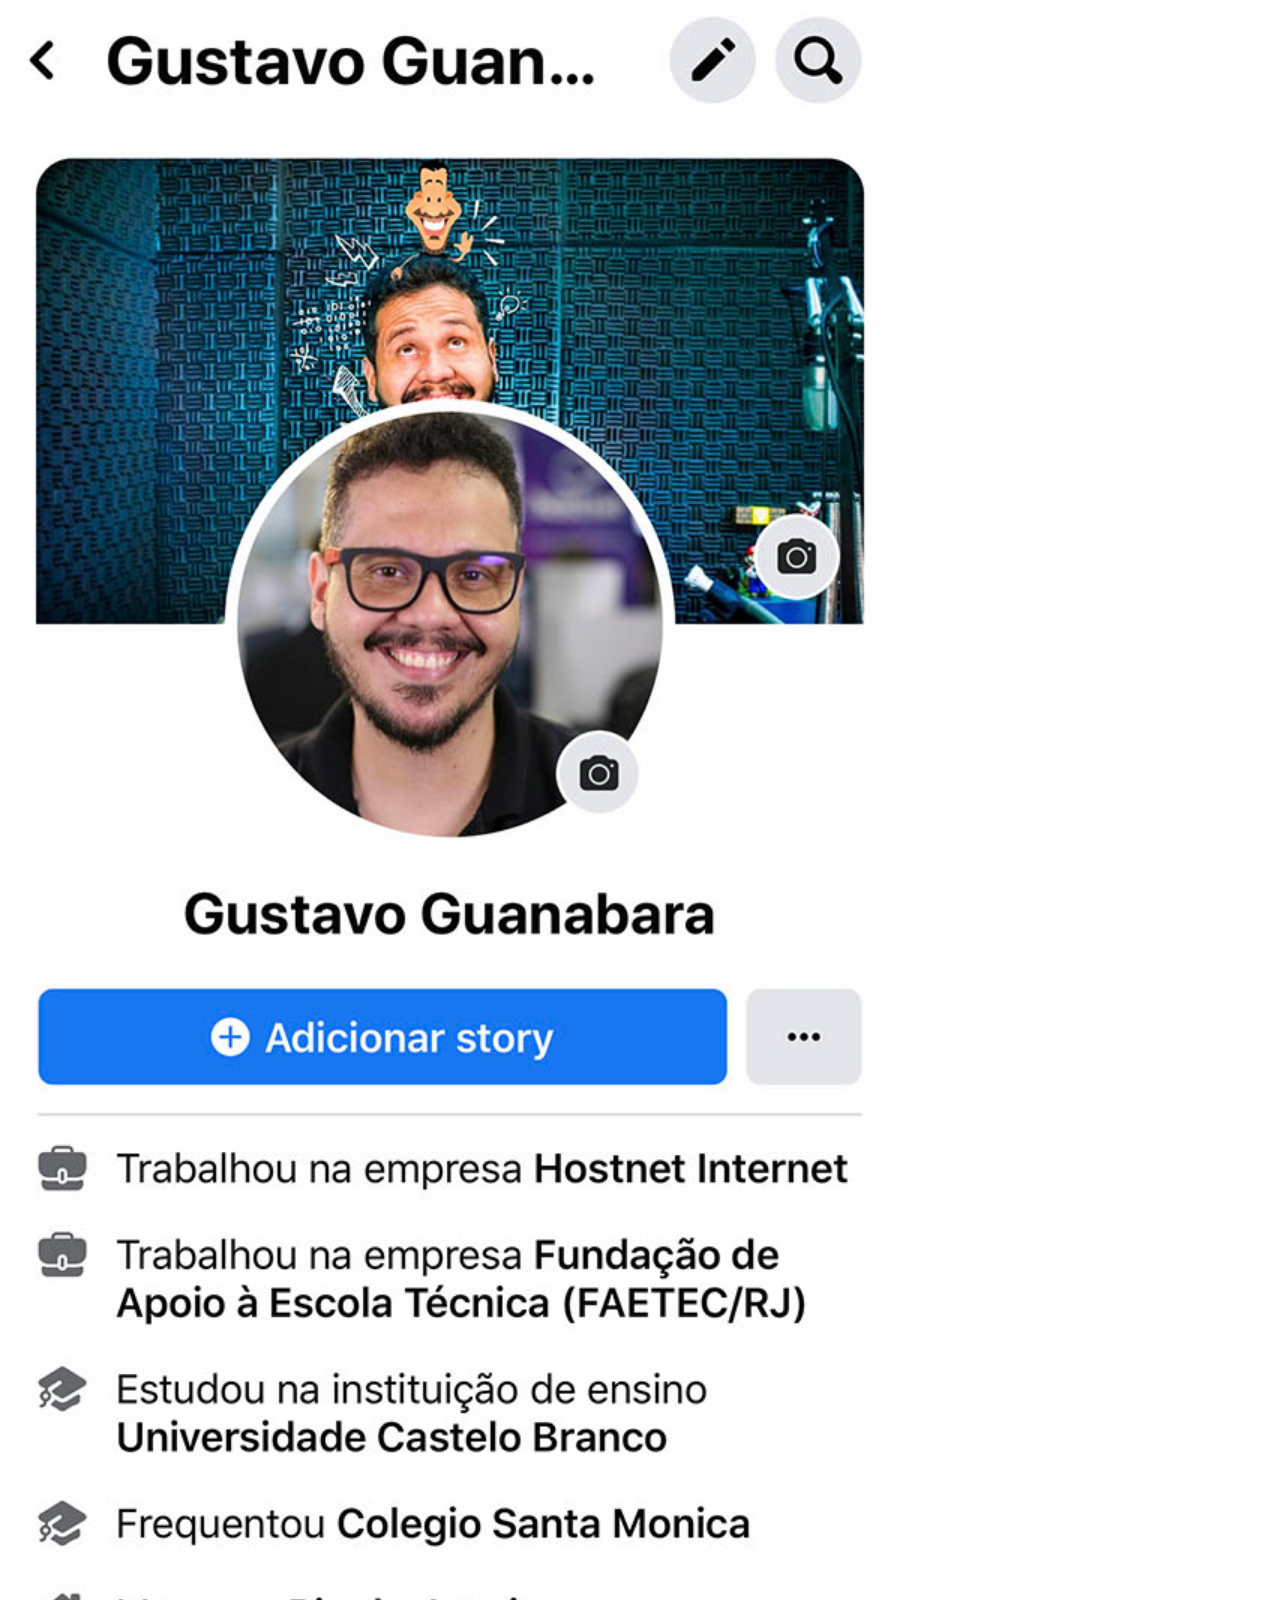
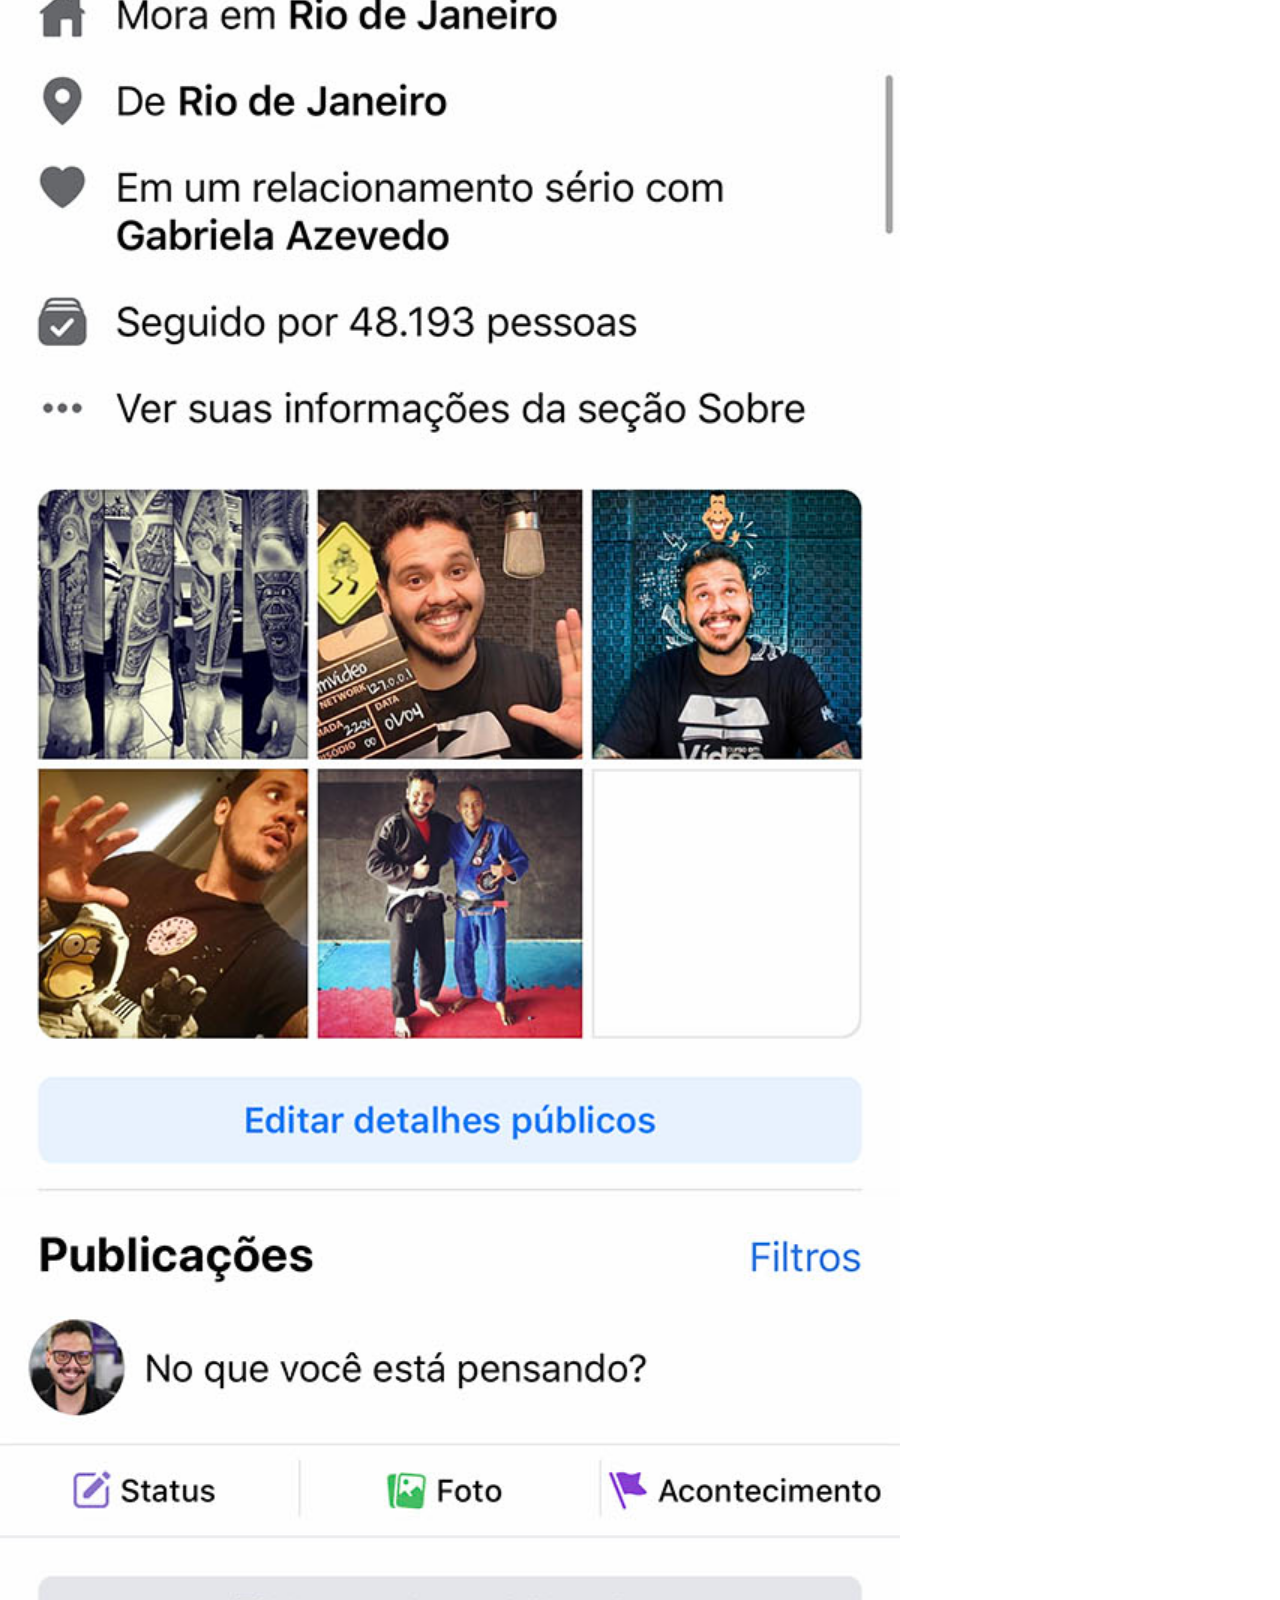
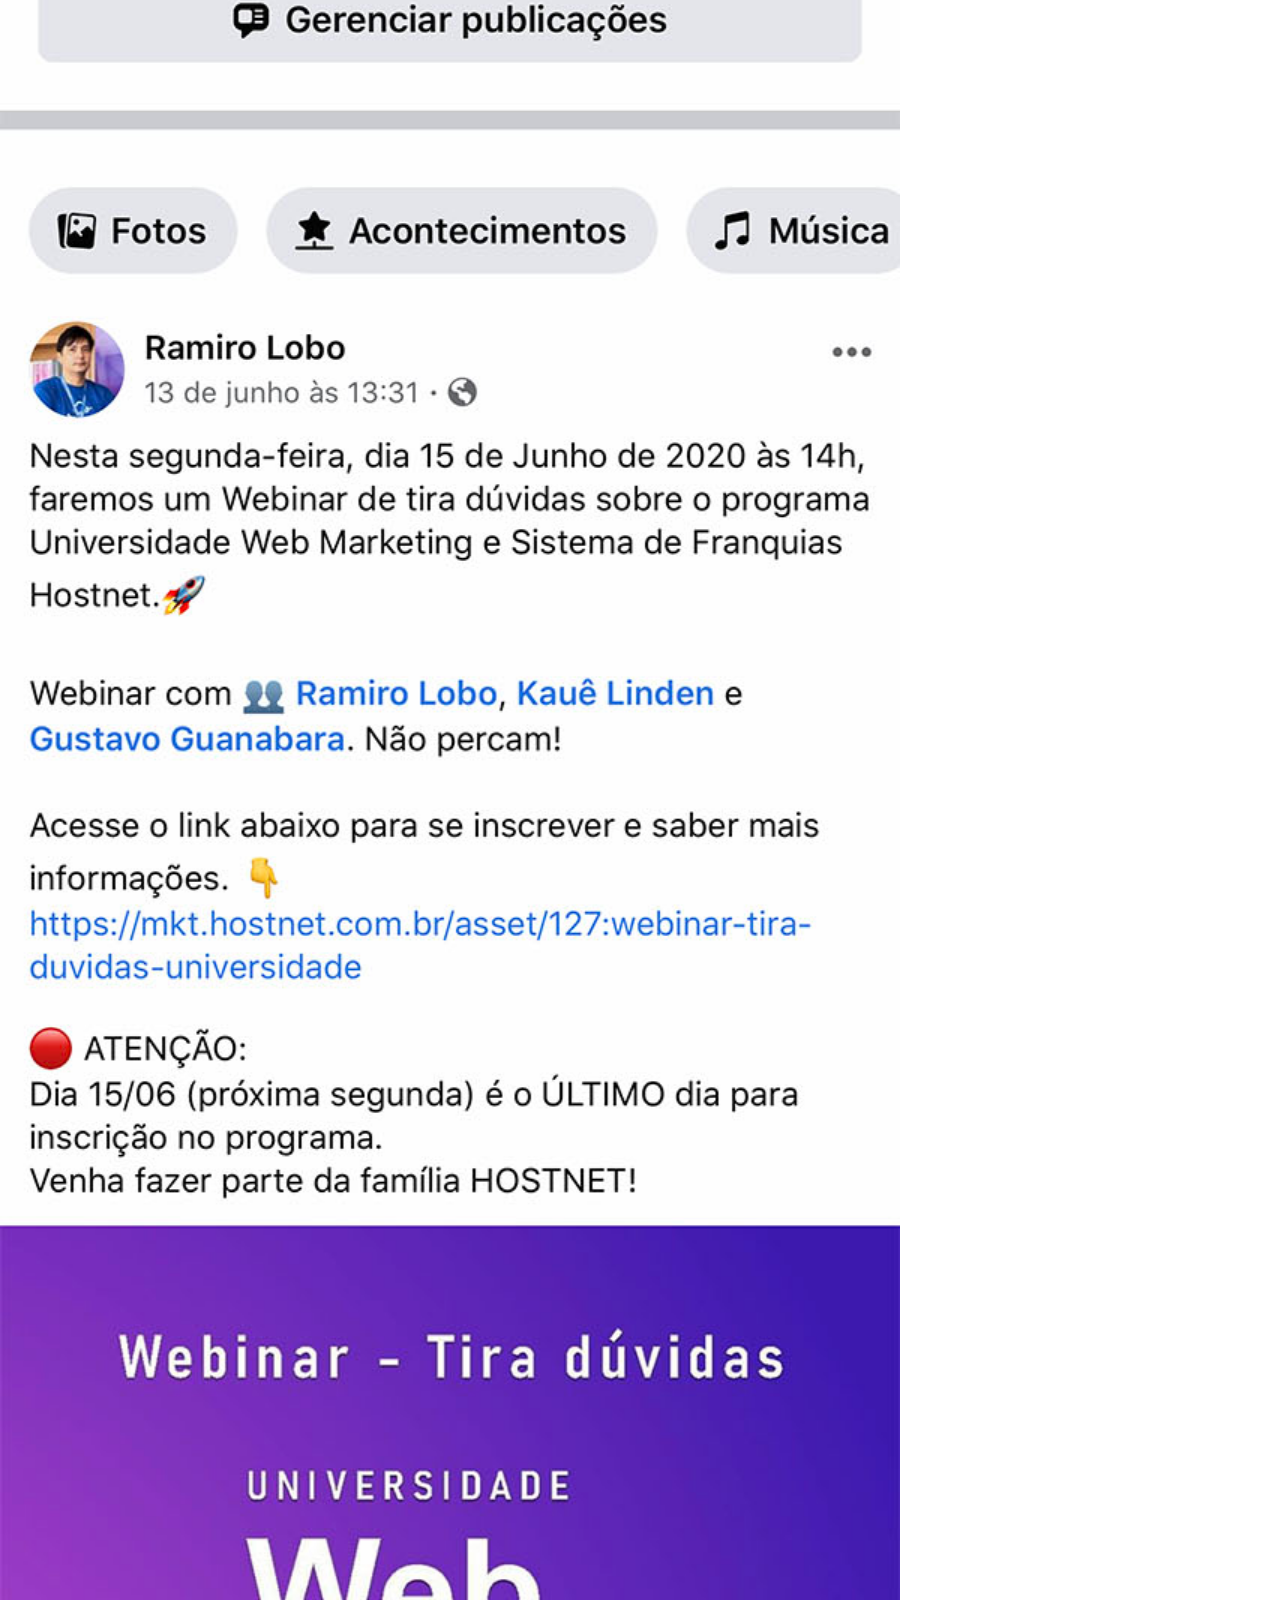
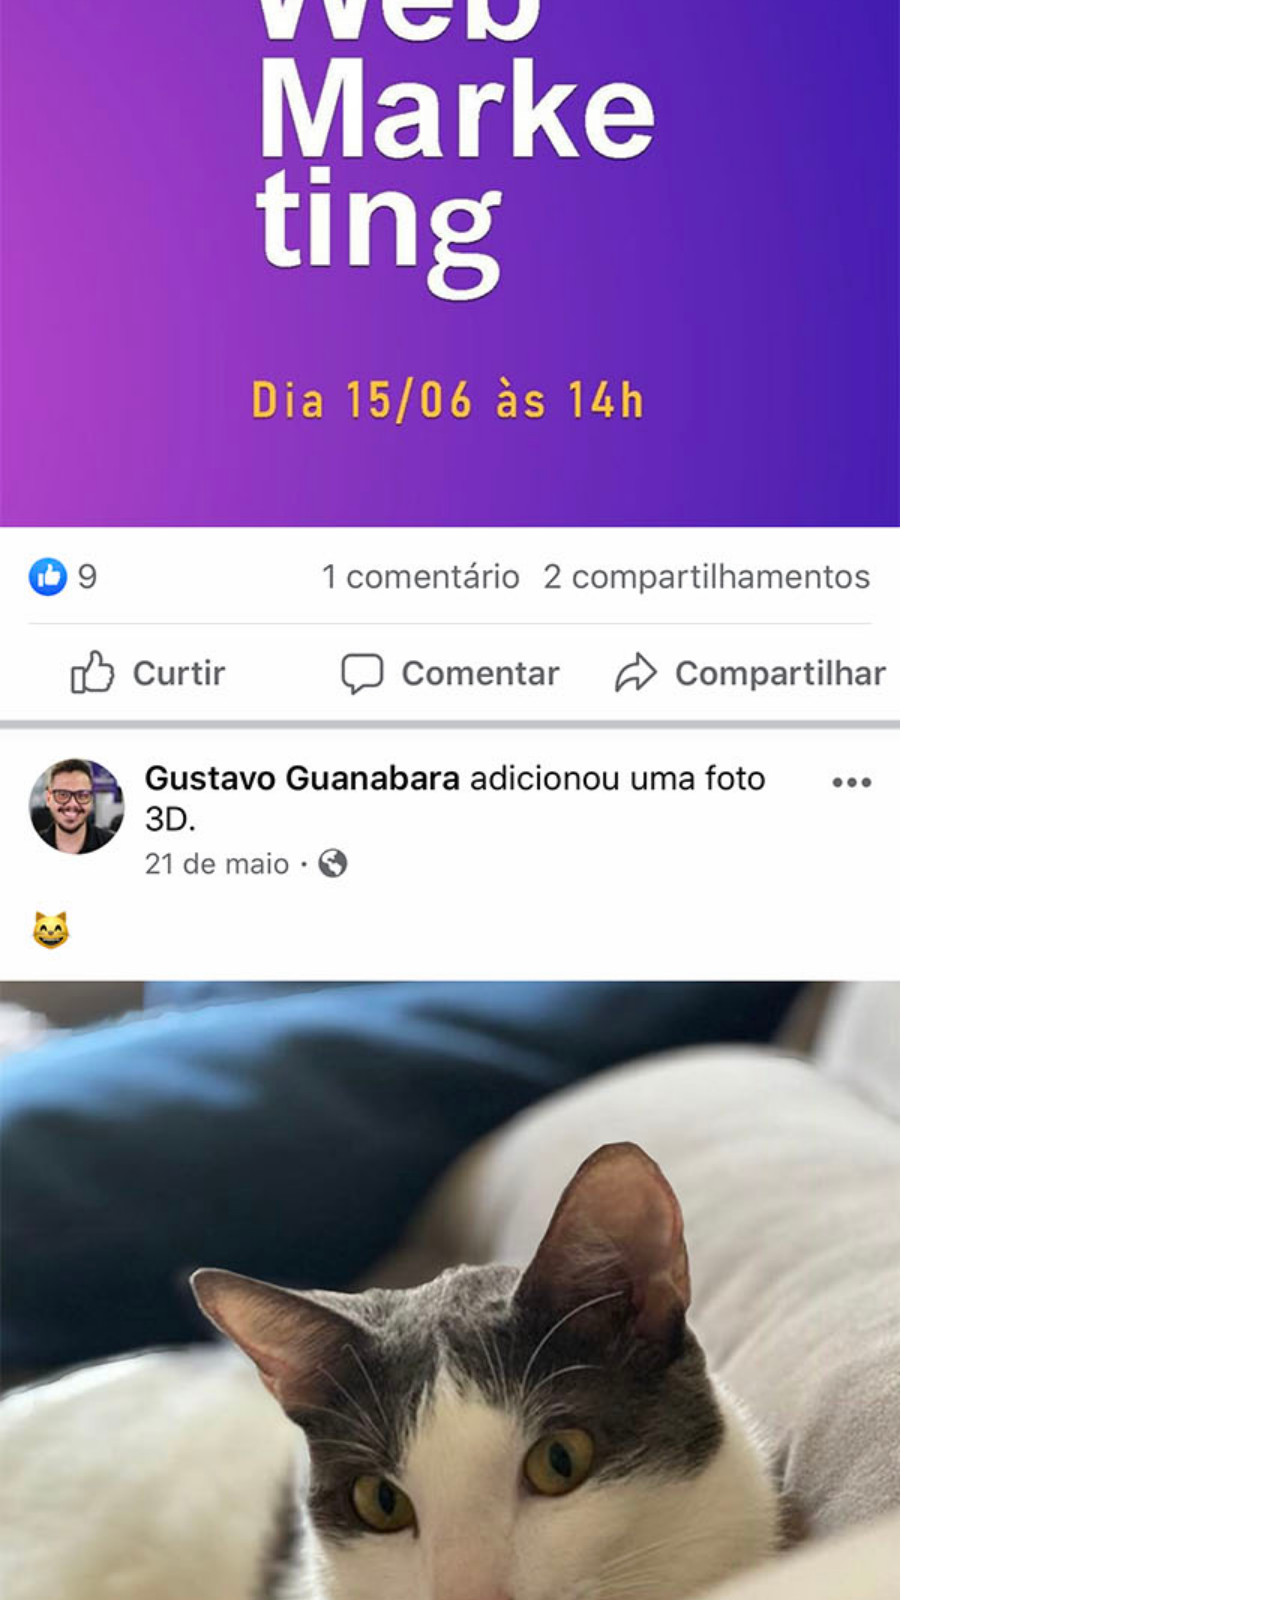
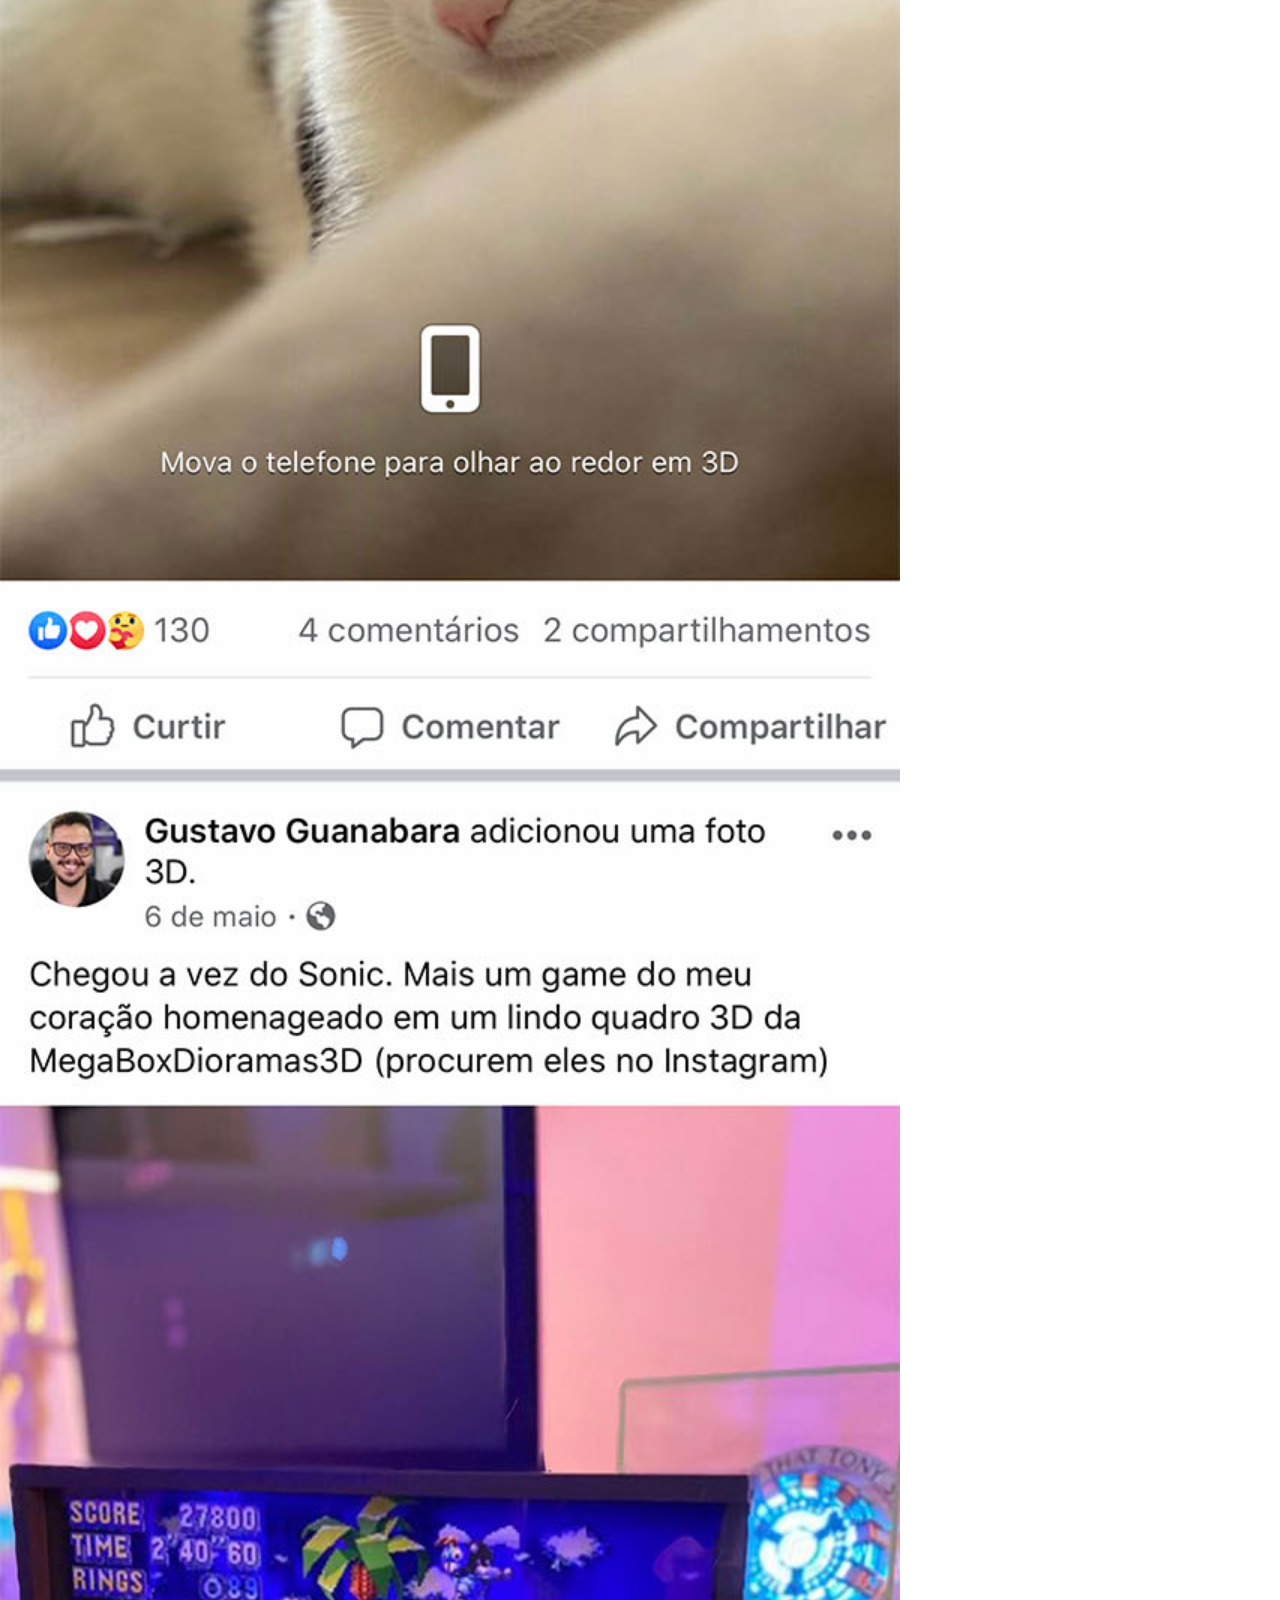
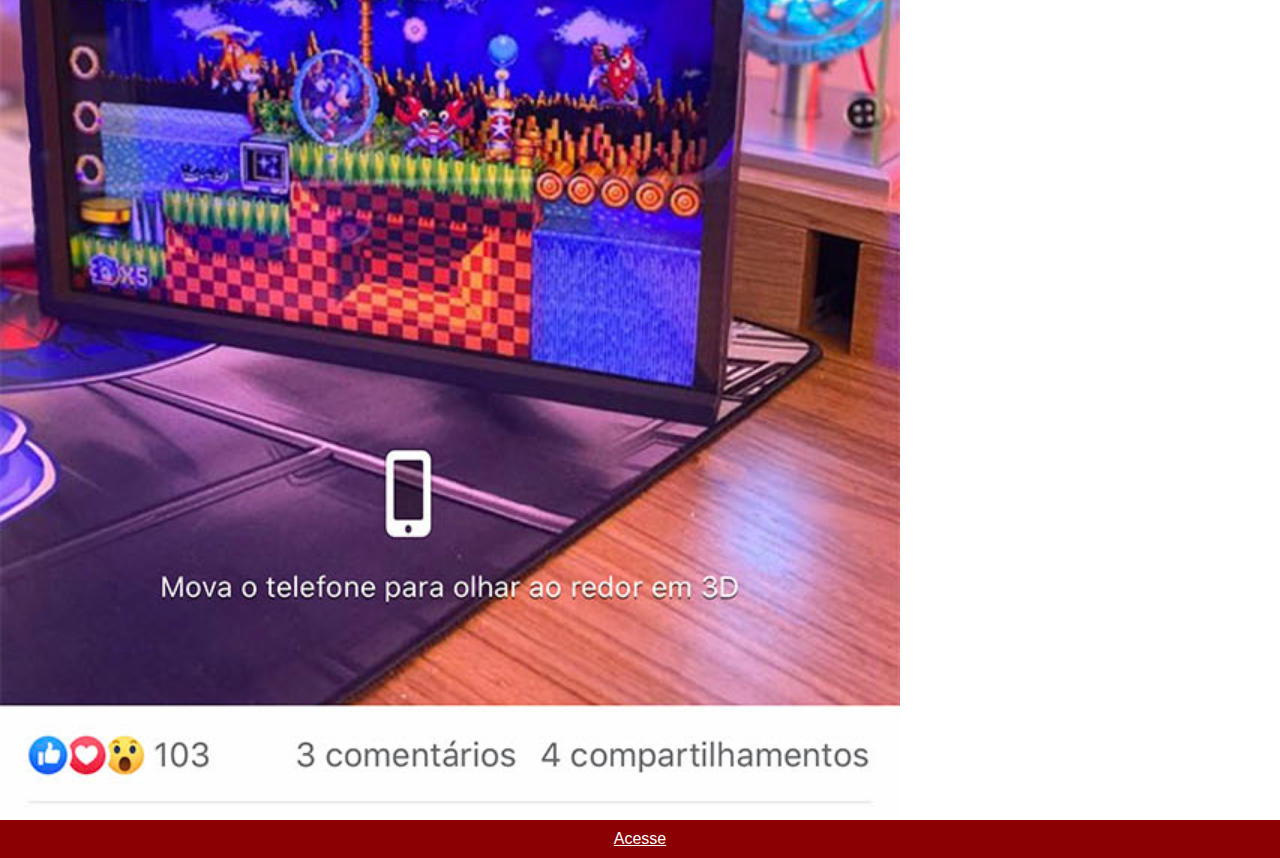
<file: facebook.html>
<!DOCTYPE html>
<html lang="pt-br">
<head>
    <meta charset="UTF-8">
    <meta name="viewport" content="width=device-width, initial-scale=1.0">
    <title>facebook</title>
</head>
<style>
    * {
            margin: 0;
            padding: 0;
            font-family: Arial, Helvetica, sans-serif;
        }

        ::-webkit-scrollbar { /*esconde a barra de rolagem*/
            width: 0px;
            height: 0px;
        }

        img {
            width: 100vh;
            height: auto;


        }

        a {
            display: block;
            background-color: darkred;
            font-weight: border;
            padding: 10px;
            color: white;
            text-align: center;
        }
</style>
<body>
    <img src="imagens/tela-facebook.jpg" alt="youtube">
    <a href="https://www.facebook.com" target="_blank">Acesse</a>
</body>
</html>
</file>
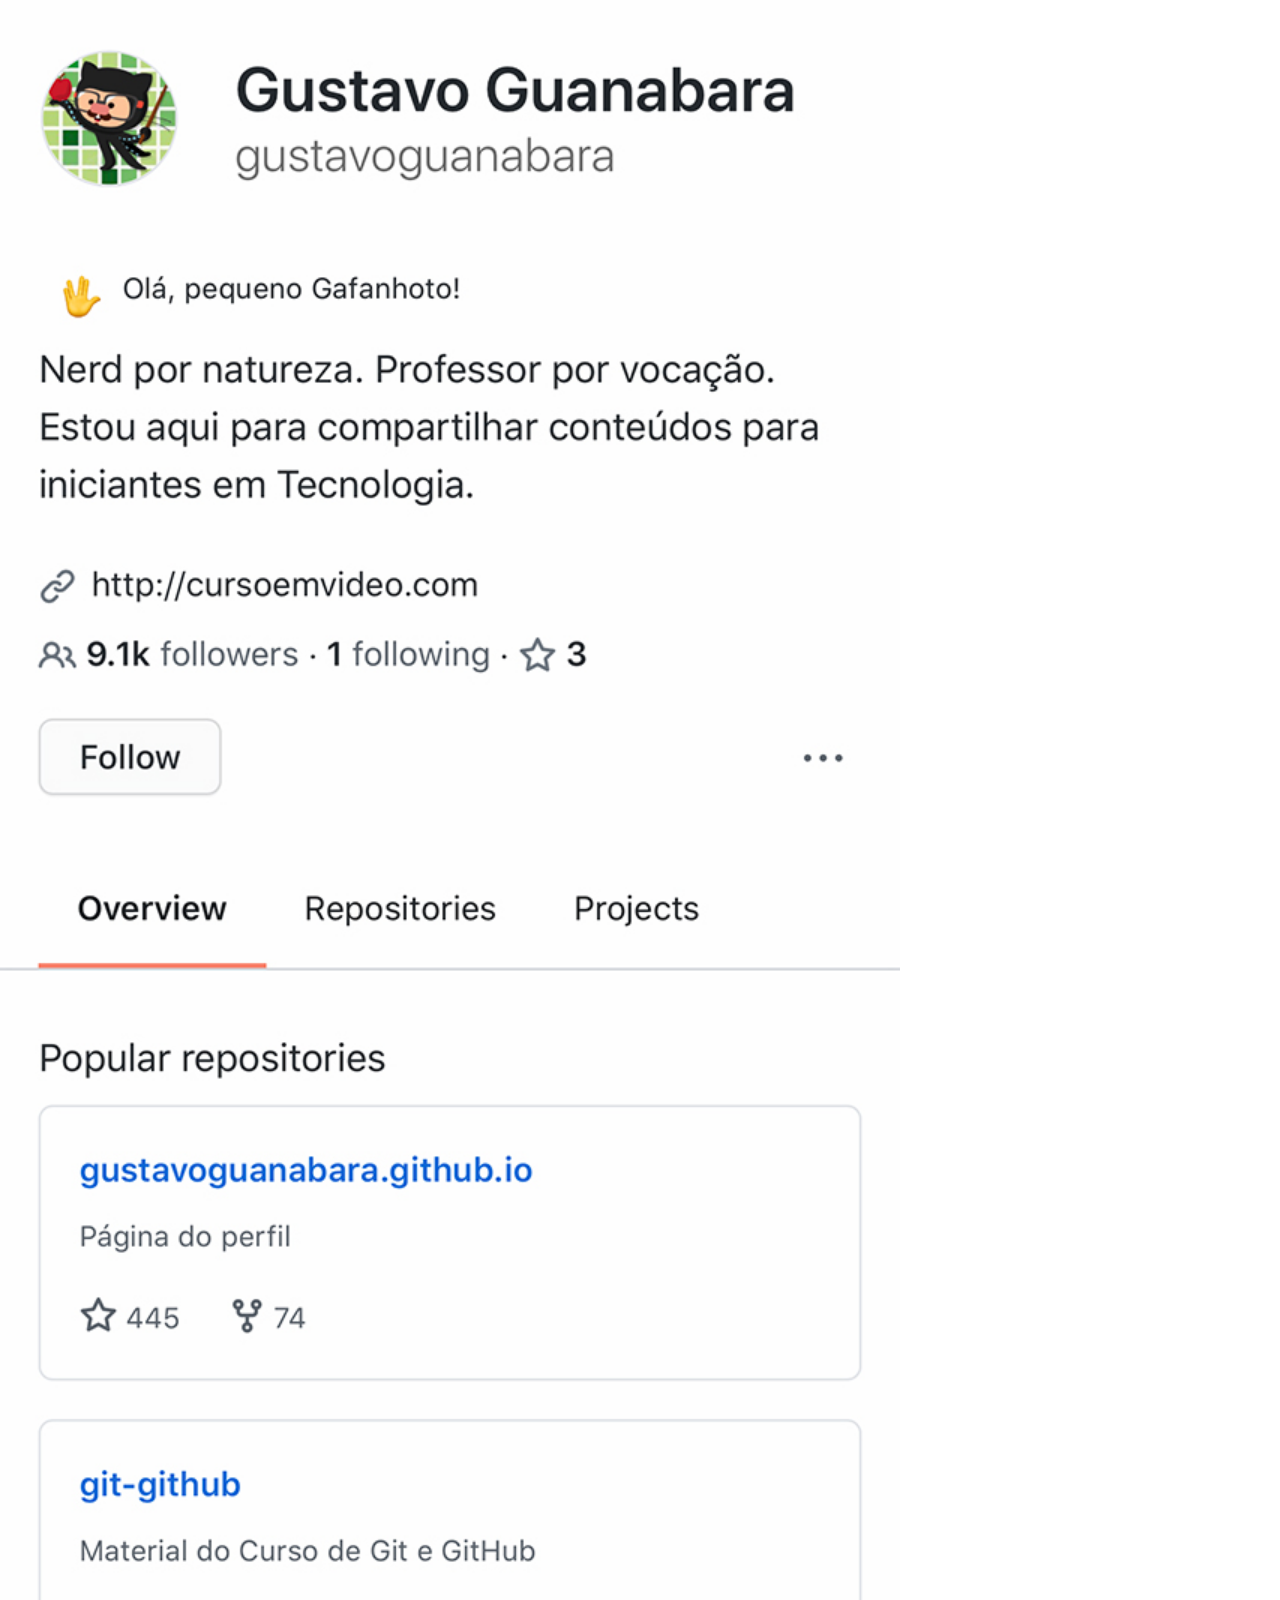
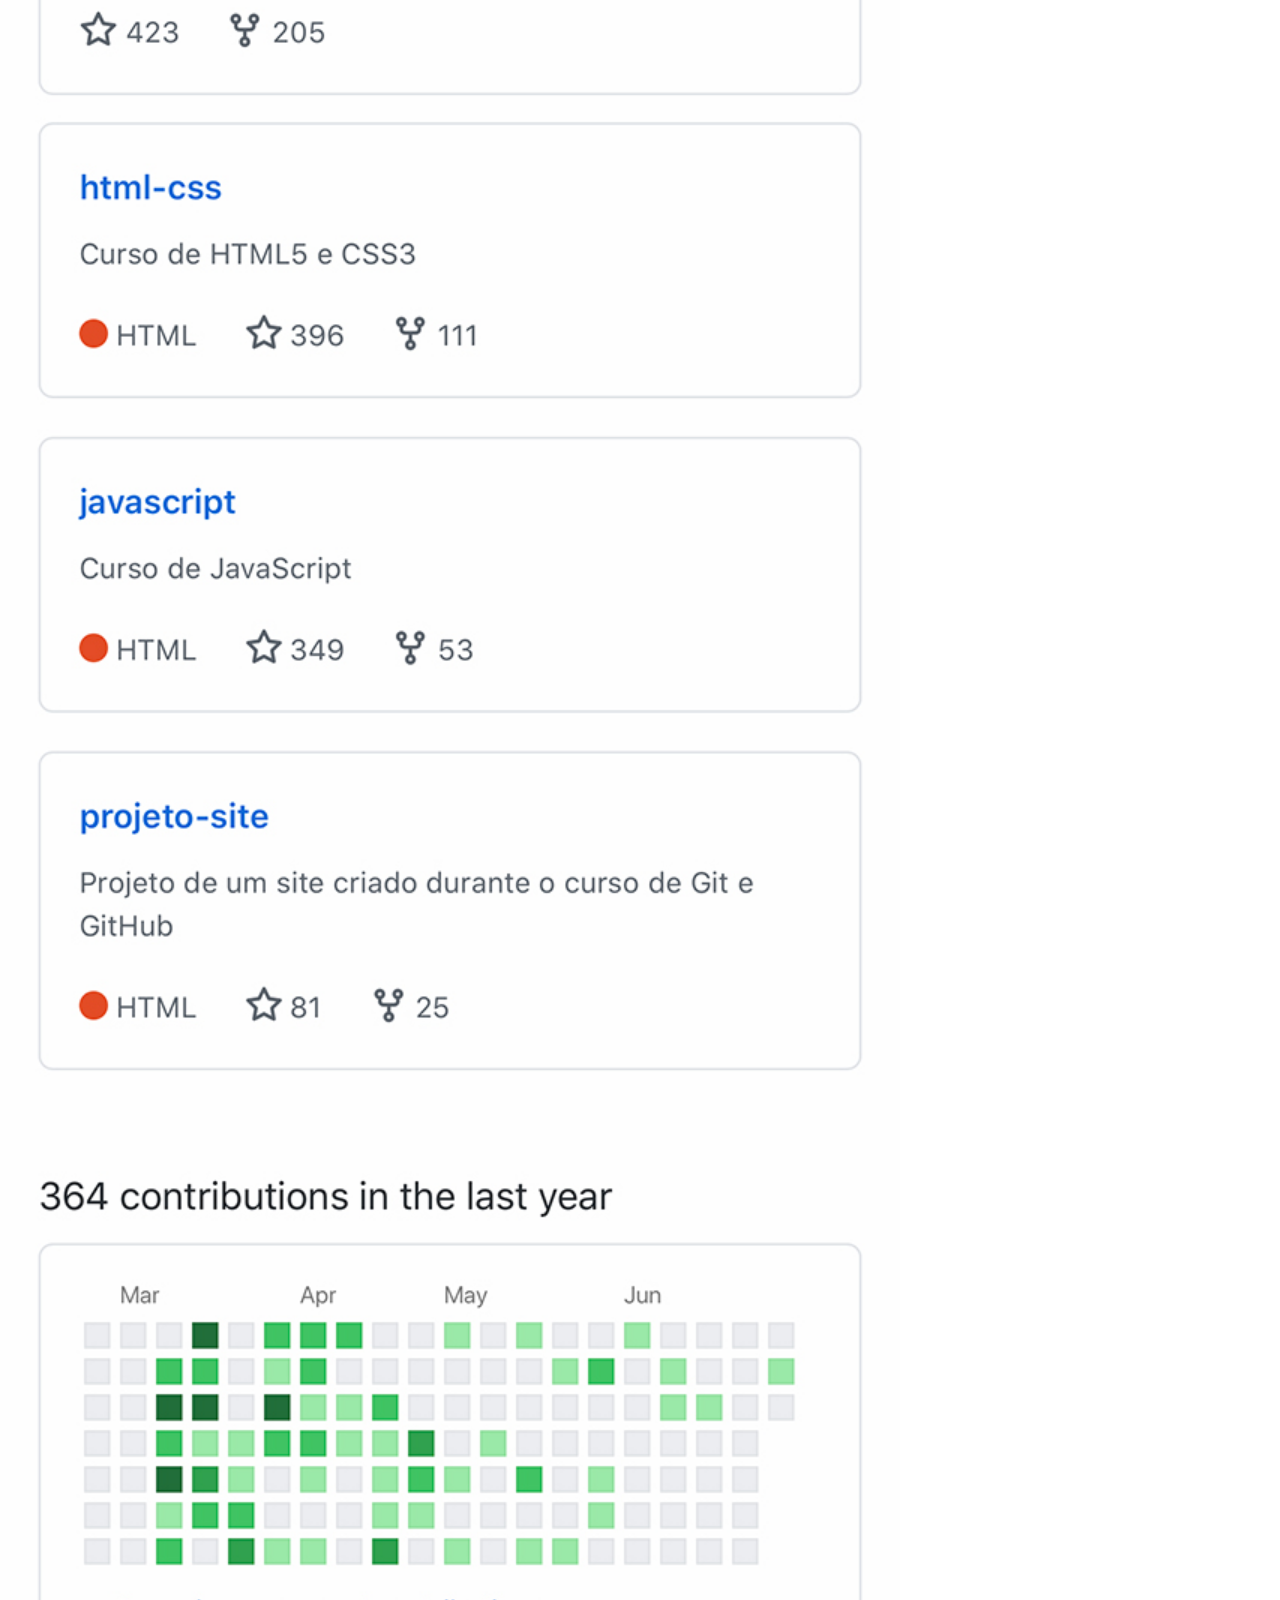
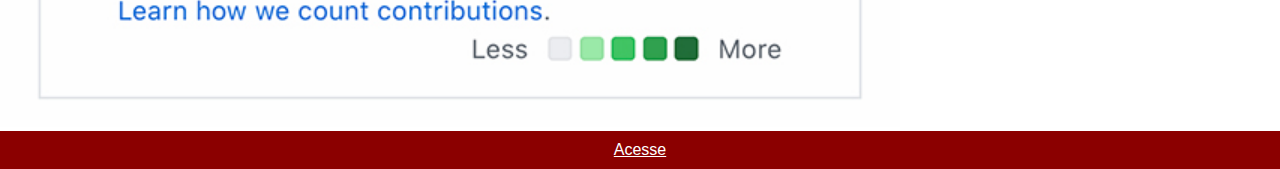
<file: github.html>
<!DOCTYPE html>
<html lang="pt-br">
<head>
    <meta charset="UTF-8">
    <meta name="viewport" content="width=device-width, initial-scale=1.0">
    <title>GitHub</title> 
    
     <style>
        * {
            margin: 0;
            padding: 0;
            font-family: Arial, Helvetica, sans-serif;
        }

        ::-webkit-scrollbar { /*esconde a barra de rolagem*/
            width: 0px;
            height: 0px;
        }

        img {
            width: 100vh;
            height: auto;


        }

        a {
            display: block;
            background-color: darkred;
            font-weight: border;
            padding: 10px;
            color: white;
            text-align: center;
        }
    </style>
    
</head>
<body>
    <img src="imagens/tela-github.jpg" alt="github">
    <a href="https://github.com/jdanselll" target="_blank">Acesse</a>
</body>
</html>
</file>
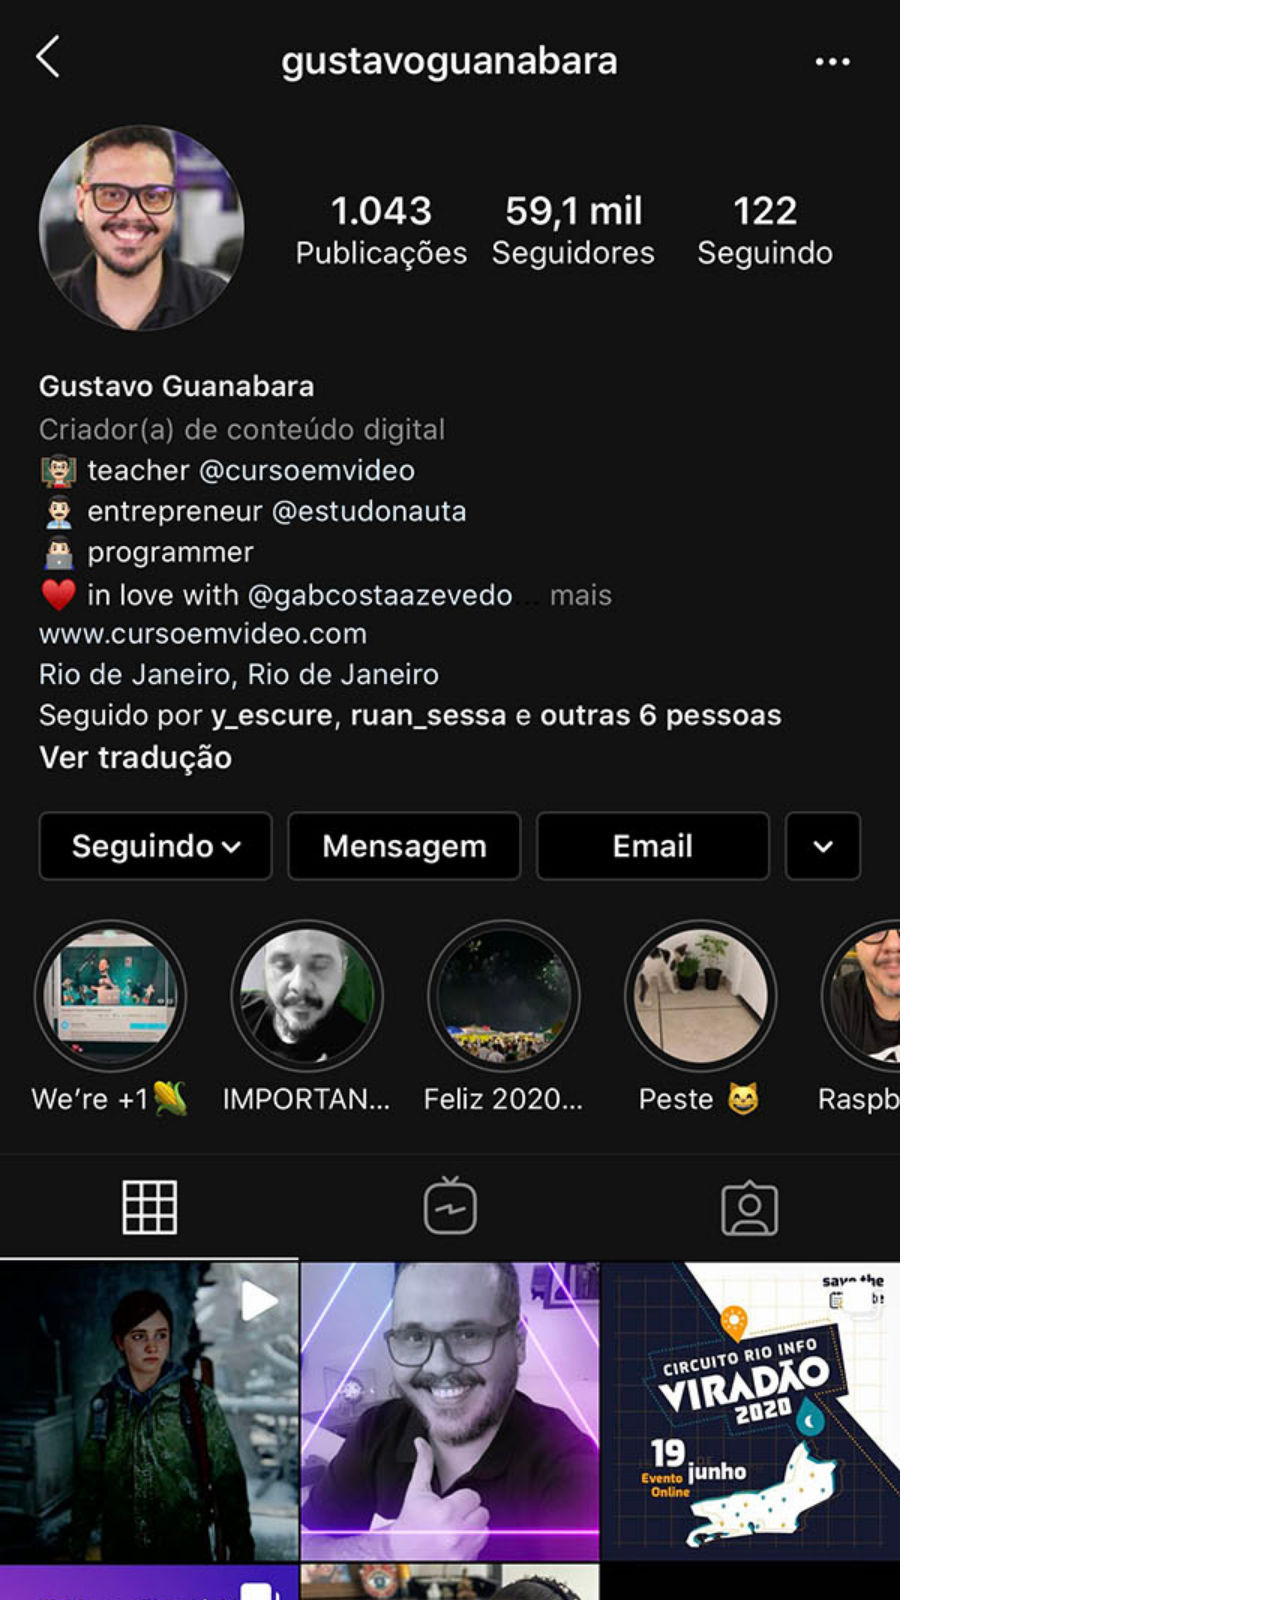
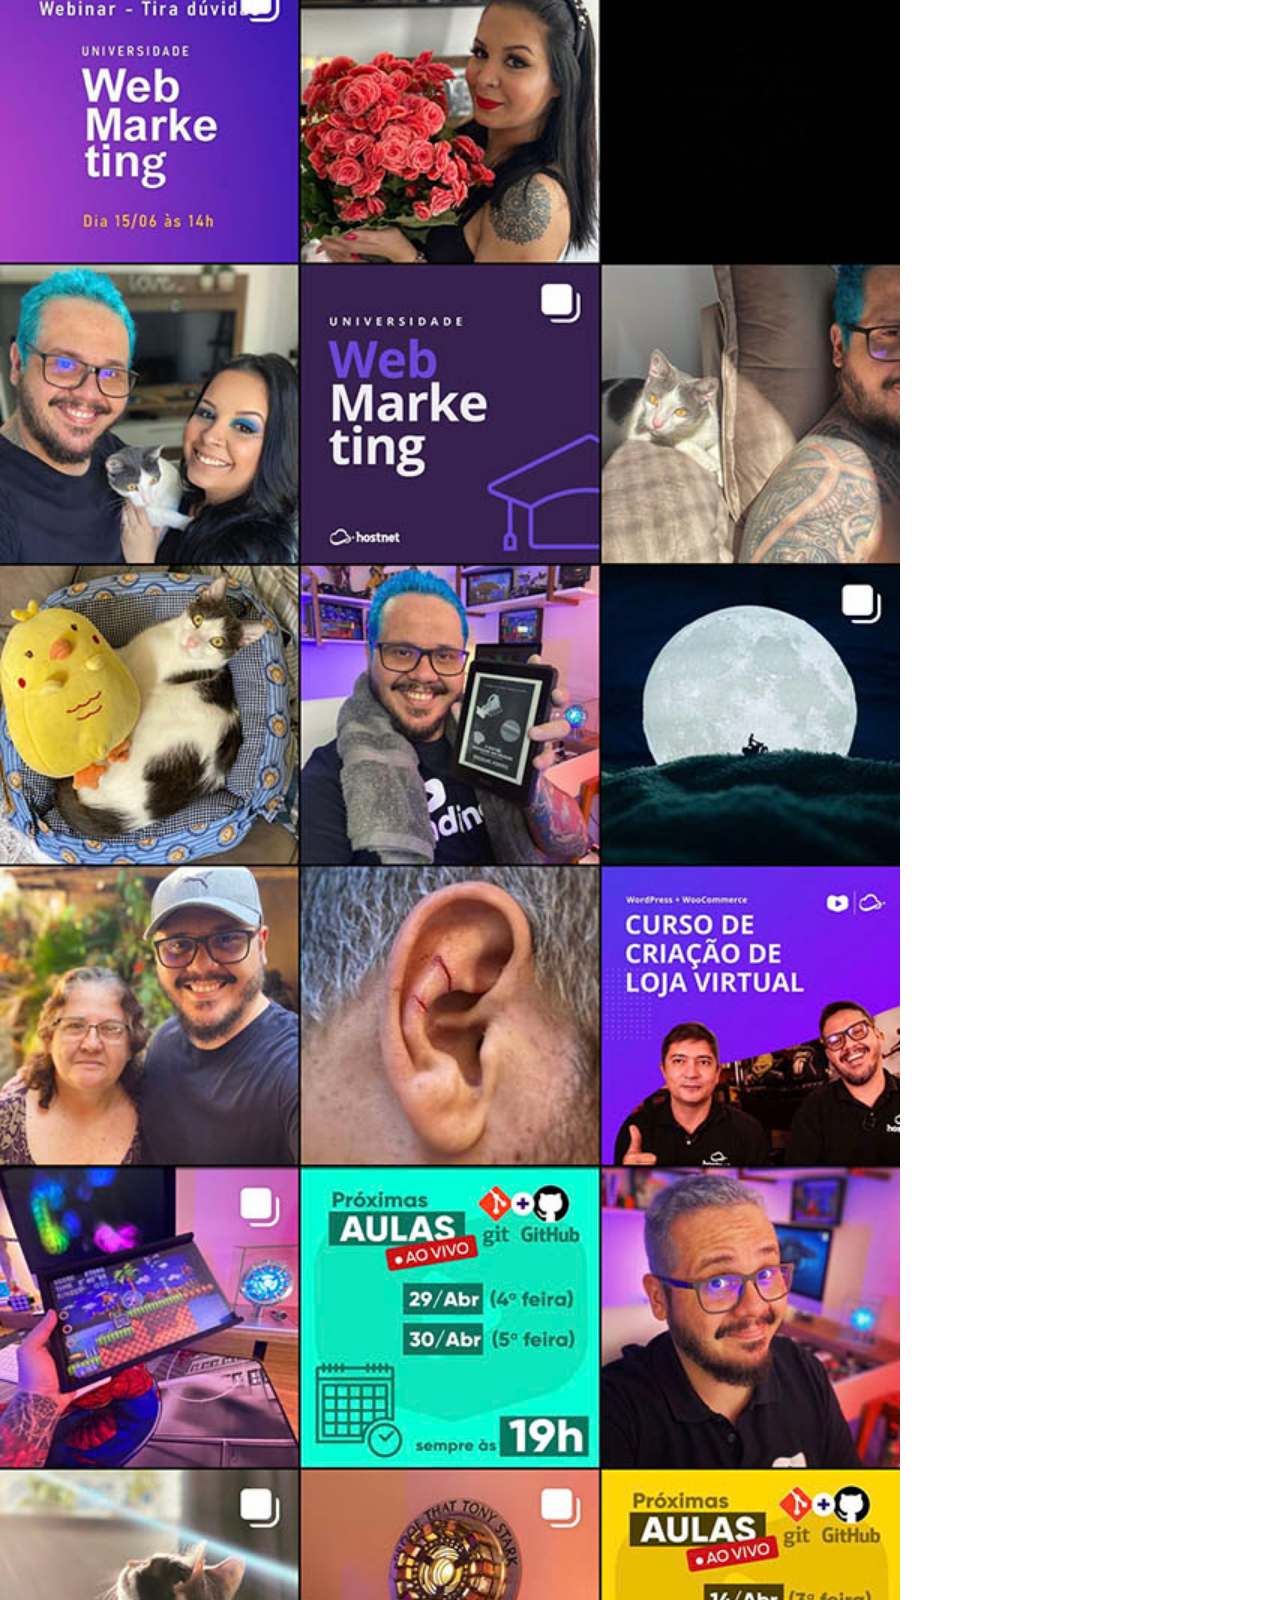
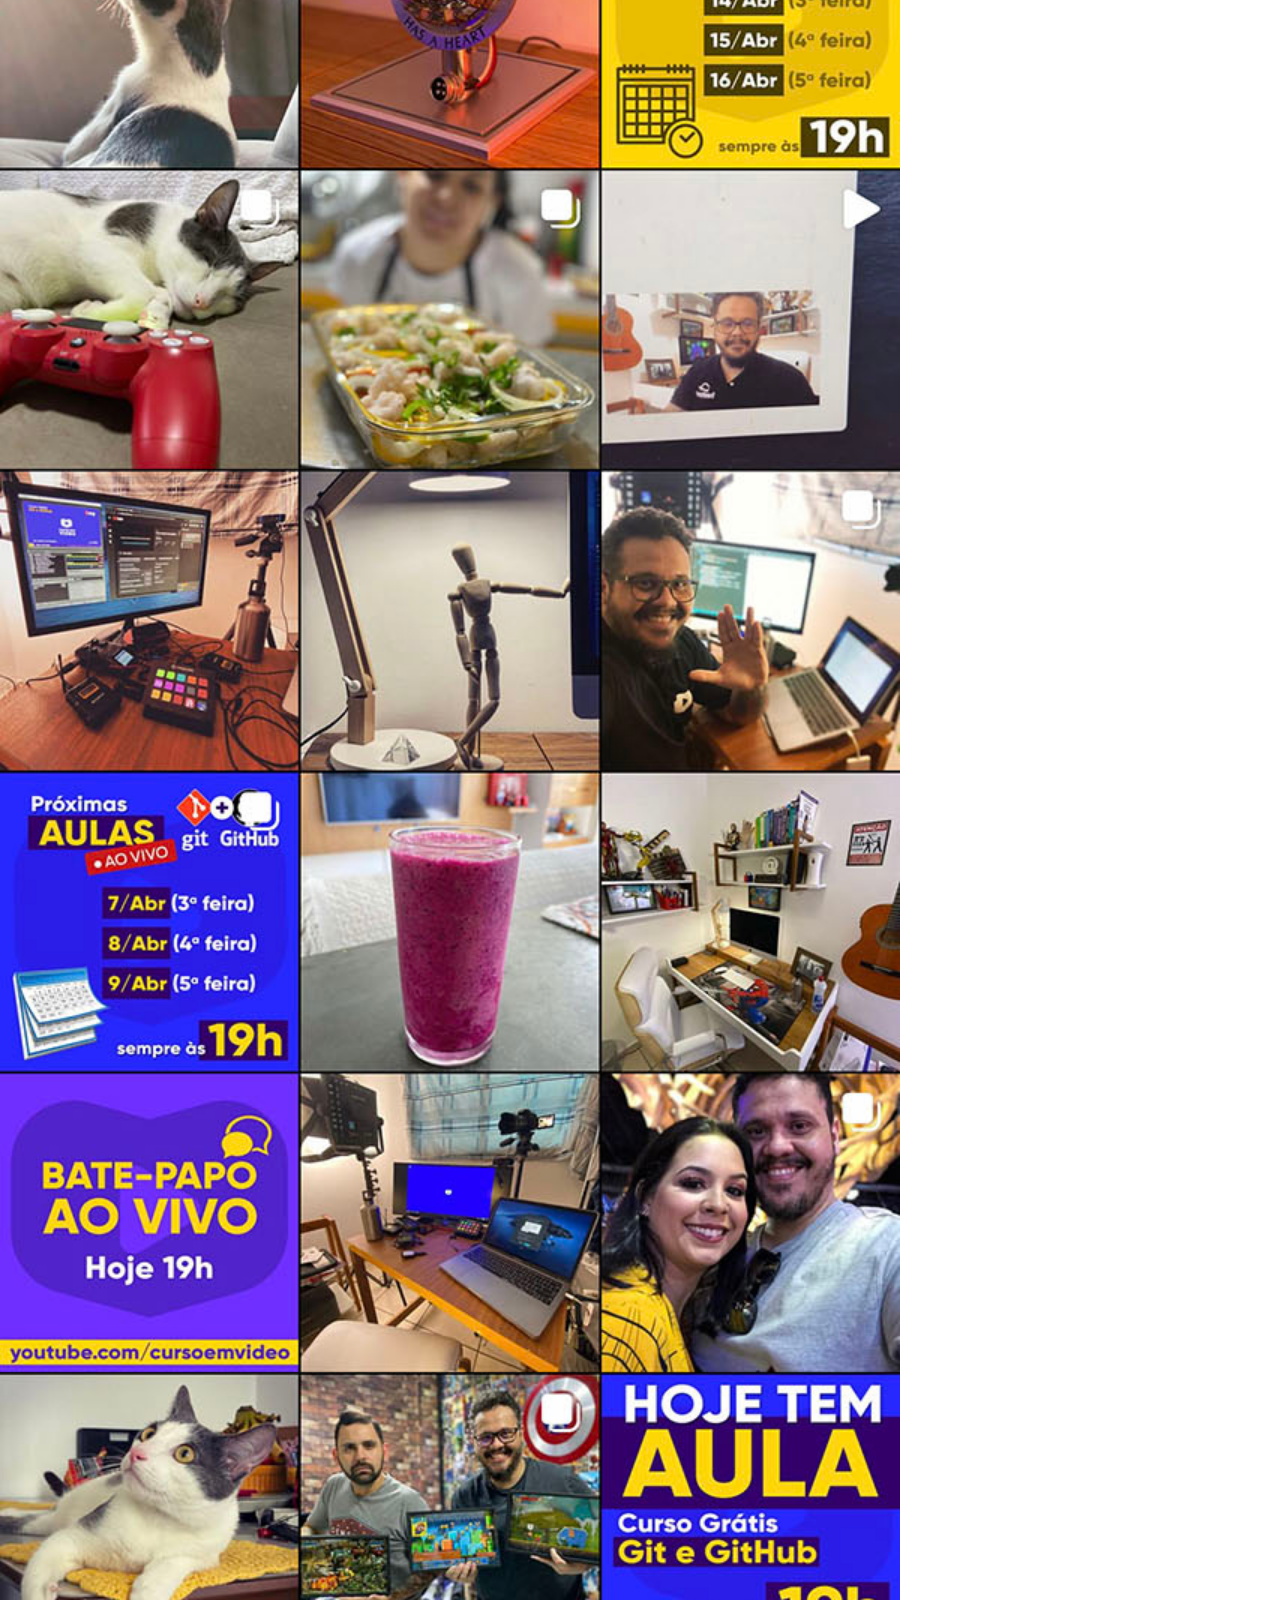
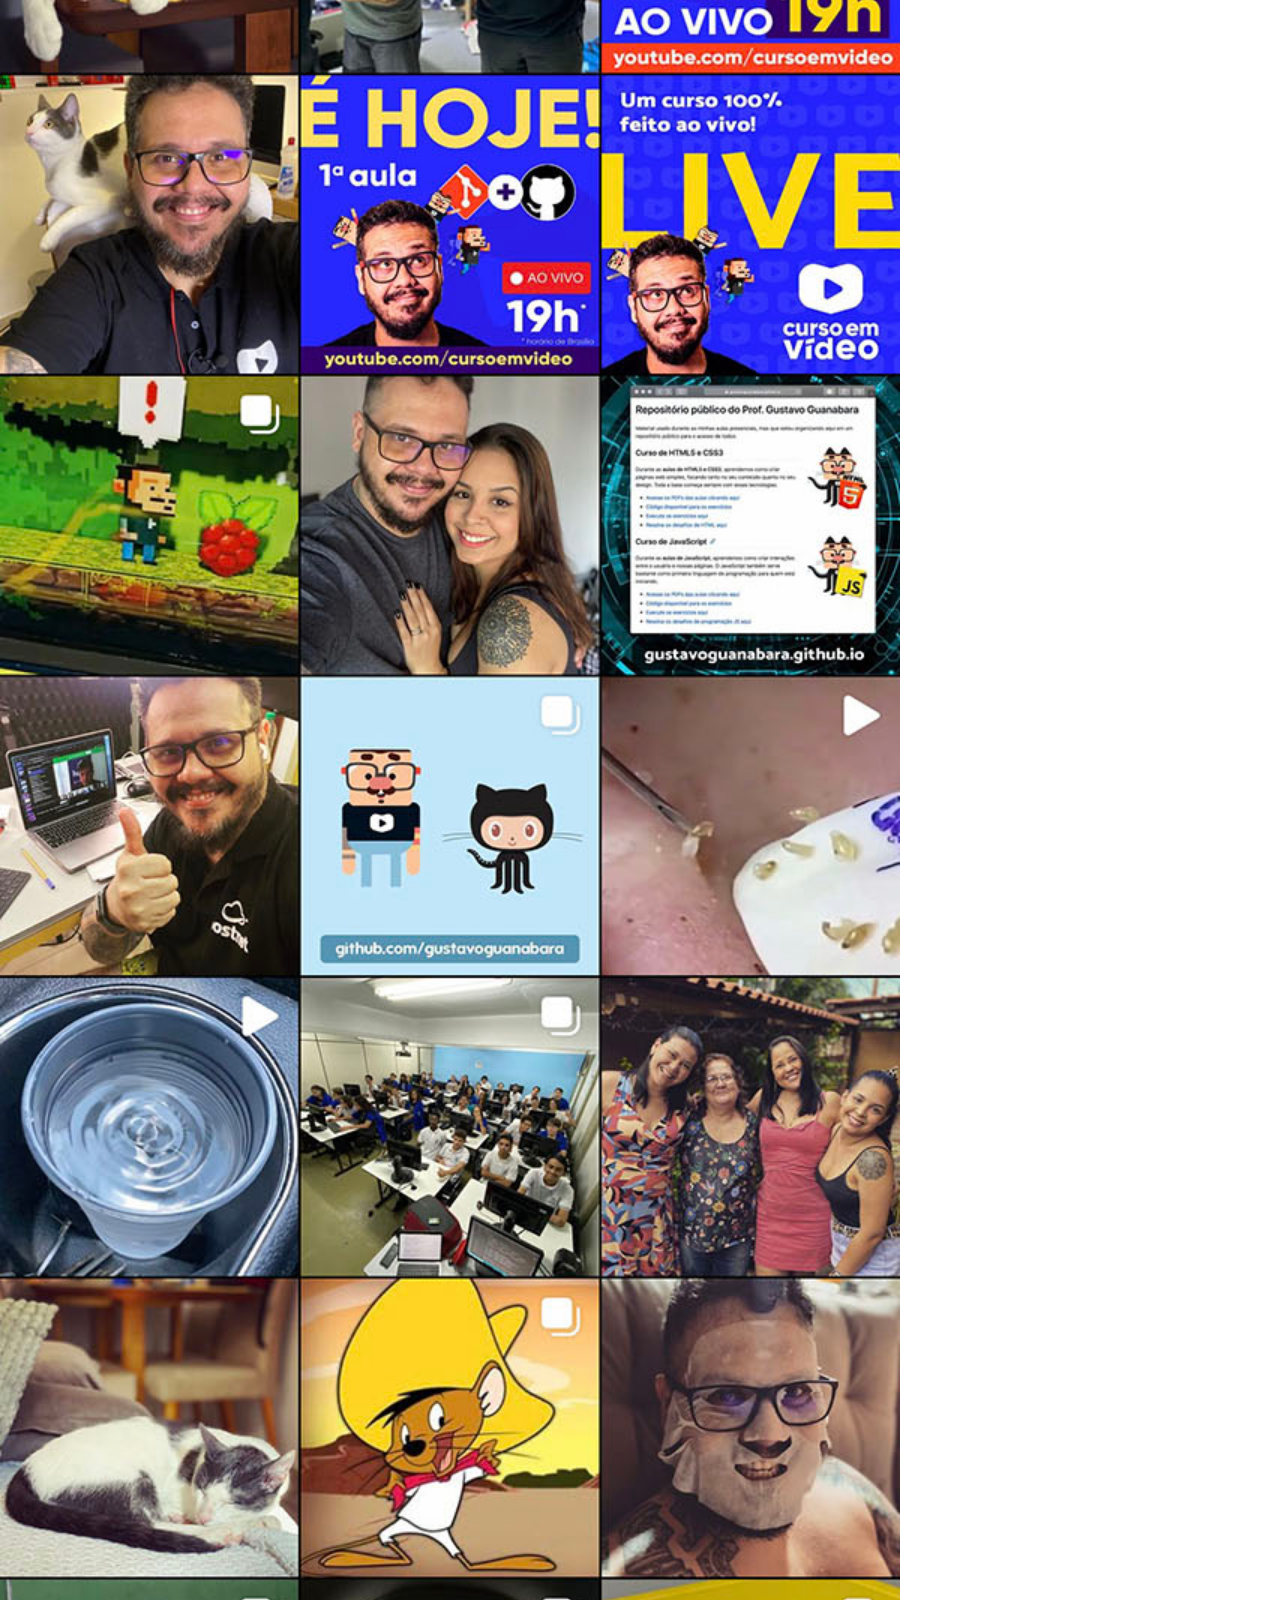
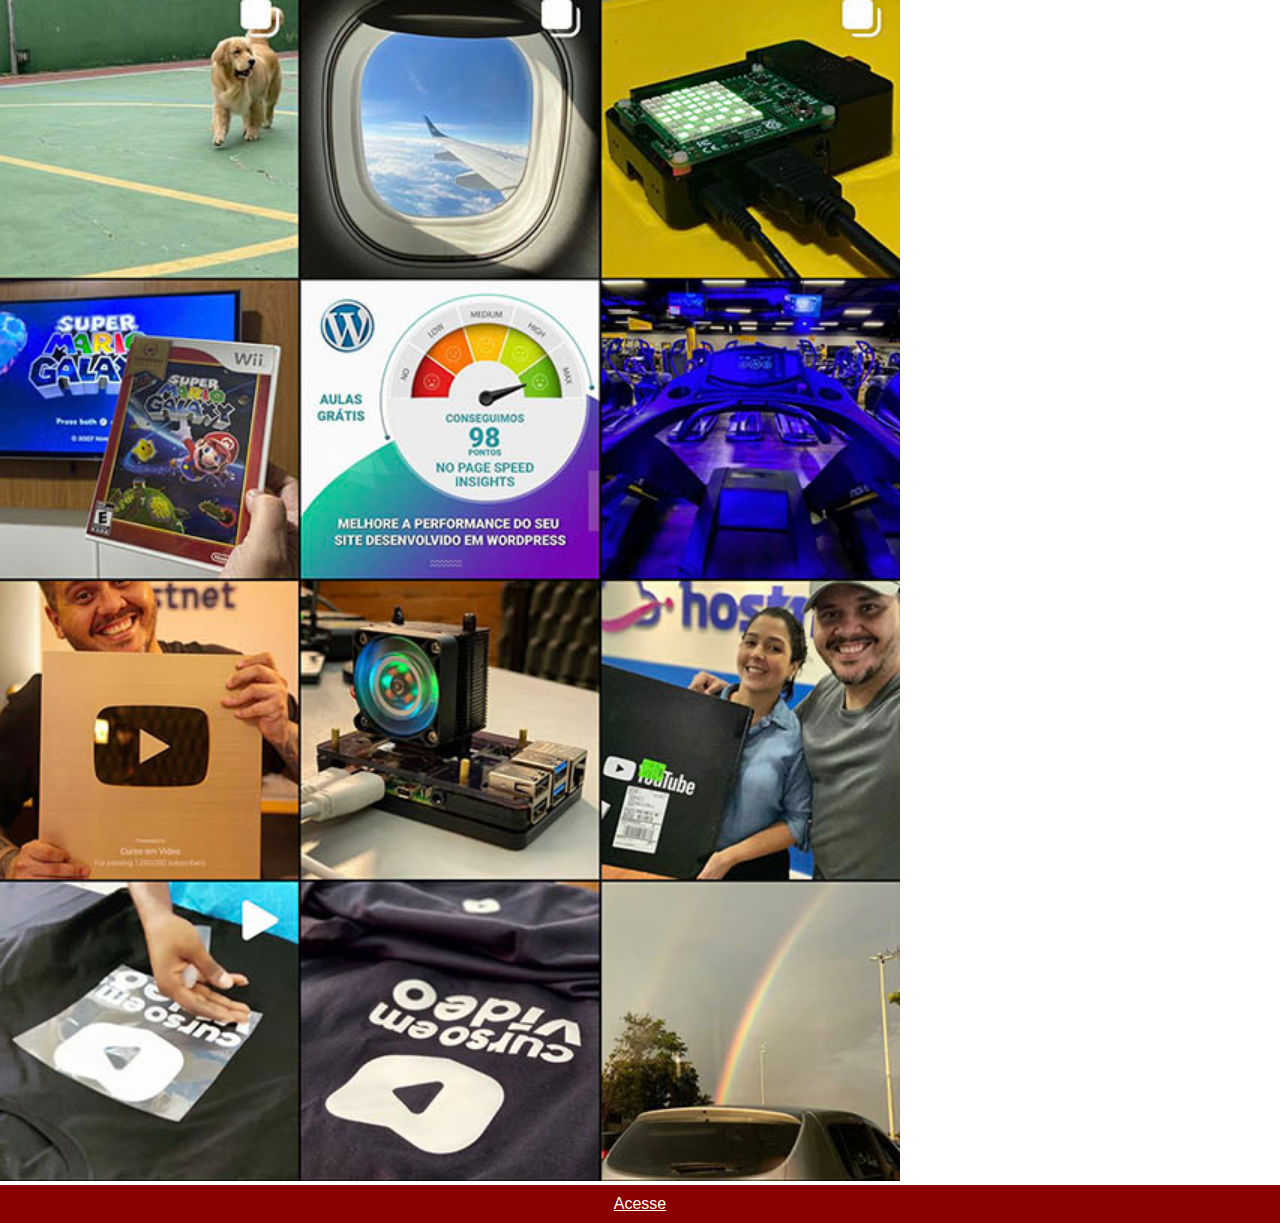
<file: instagram.html>
<!DOCTYPE html>
<html lang="pt-br">
<head>
    <meta charset="UTF-8">
    <meta name="viewport" content="width=device-width, initial-scale=1.0">
    <title>instagram</title>
    <style>
        *{ padding: 0px;margin: 0px; font-family: Arial, Helvetica, sans-serif;}
        ::-webkit-scrollbar { /*esconde a barra de rolagem*/
            width: 0px;
            height: 0px;
        }

        img {
            width: 100vh;
            height: auto;


        }

        a {
            display: block;
            background-color: darkred;
            font-weight: border;
            padding: 10px;
            color: white;
            text-align: center;
        }



    </style>
</head>
<body>
    <img src="imagens/tela-instagram.jpg" alt="youtube">
    <a href="https://www.instagram.com" target="_blank">Acesse</a>
</body>
</html>
</file>
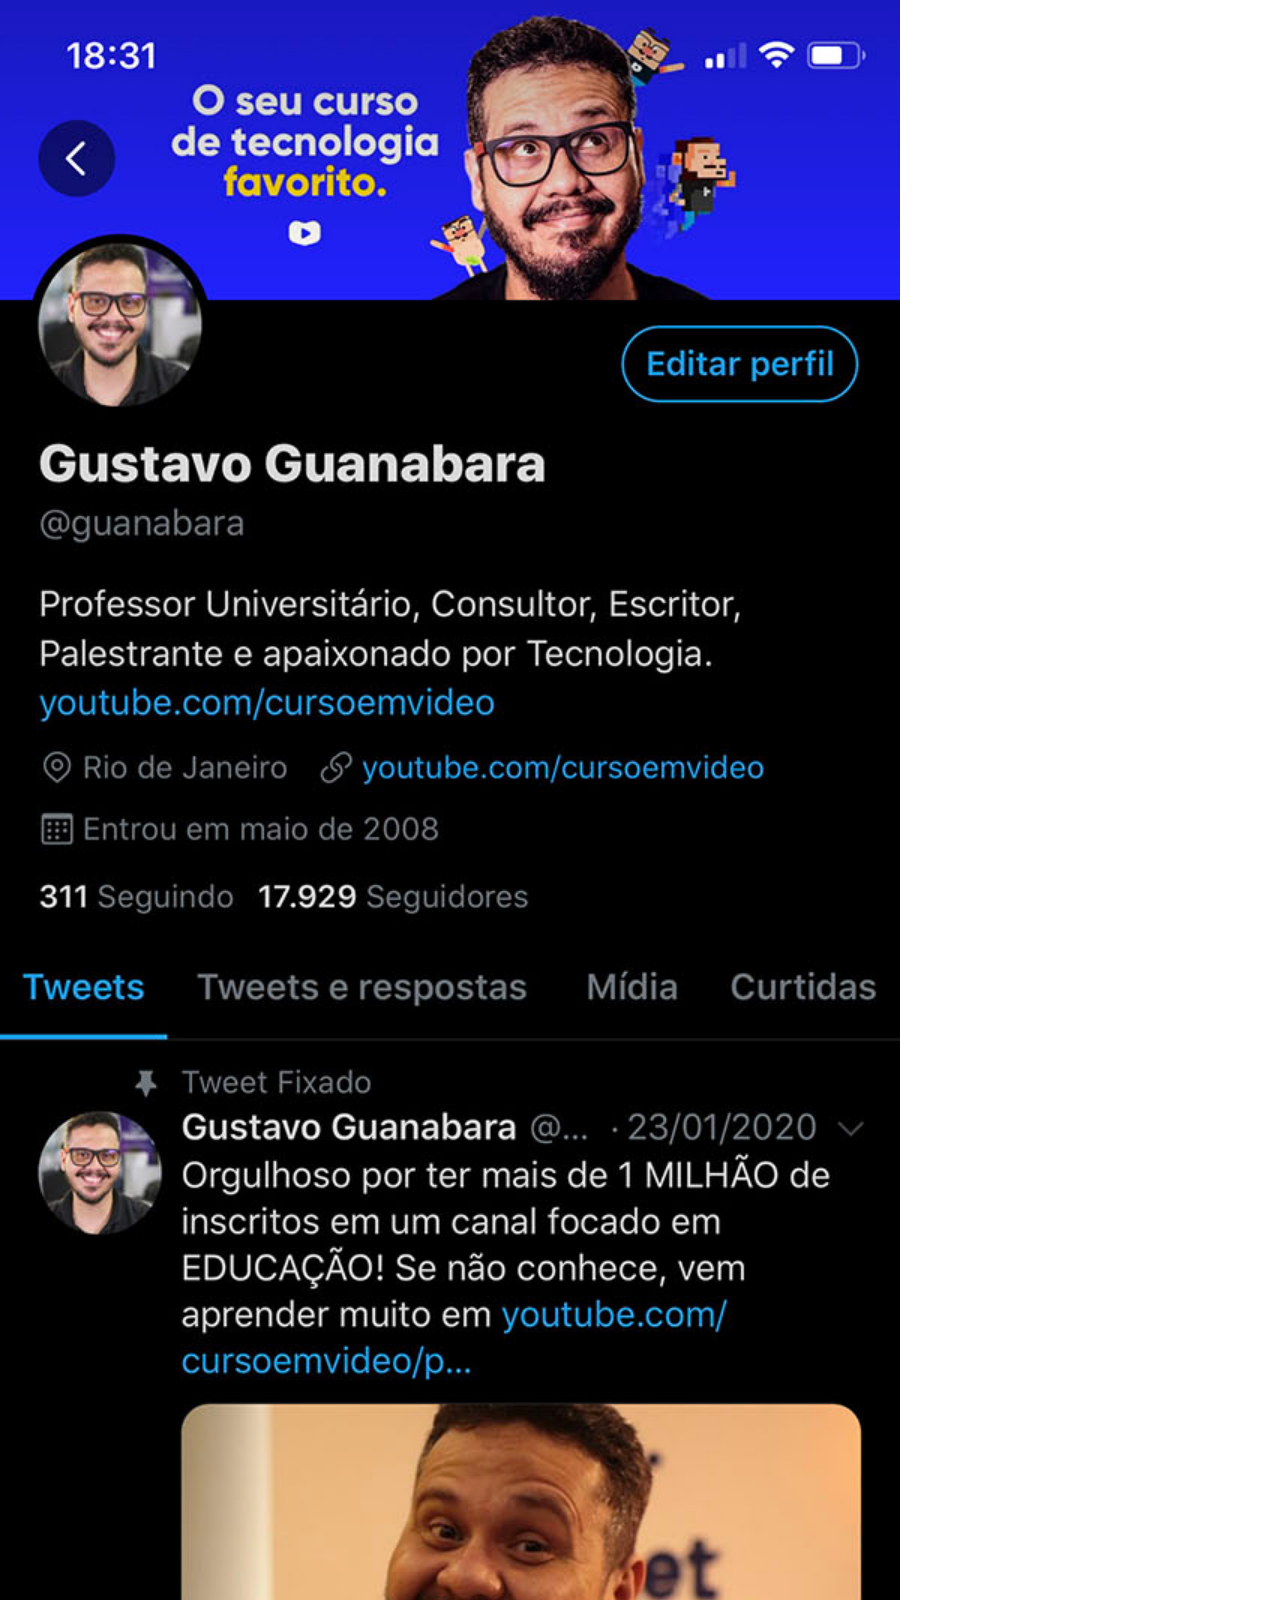
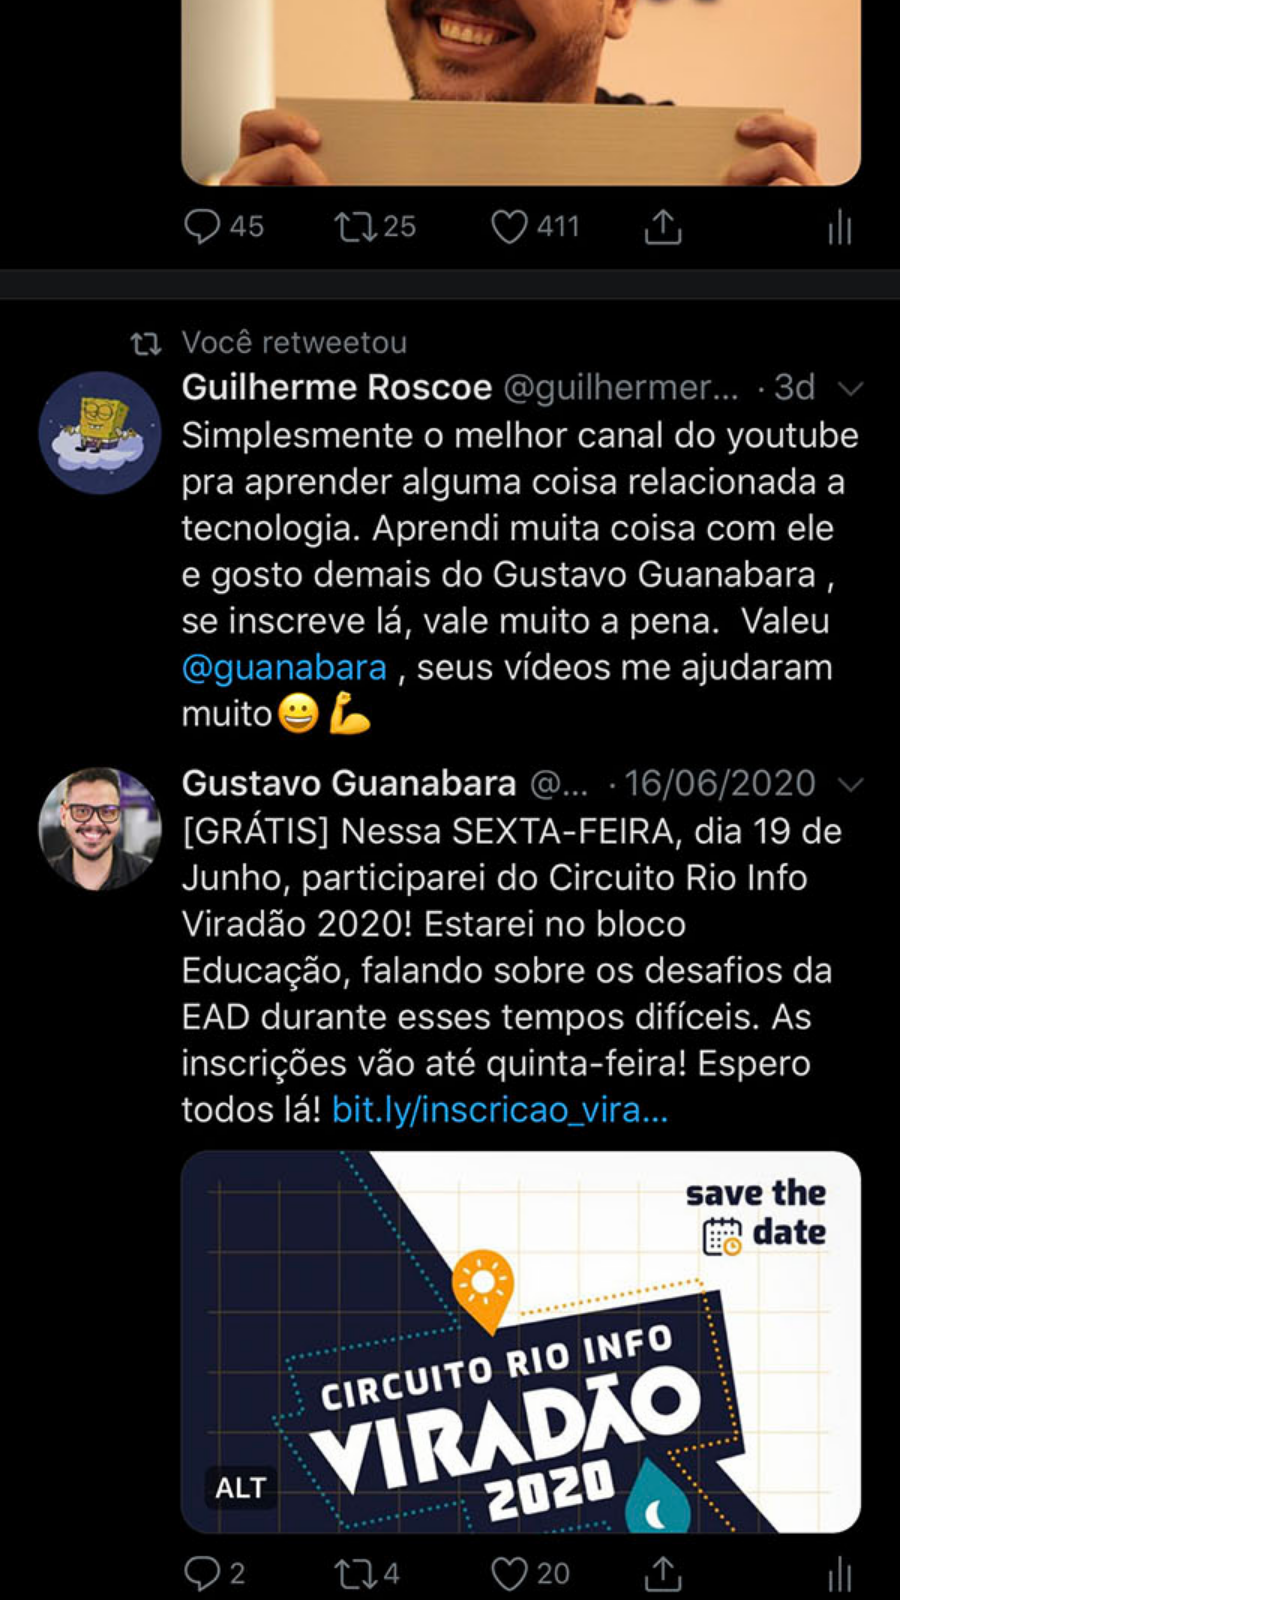
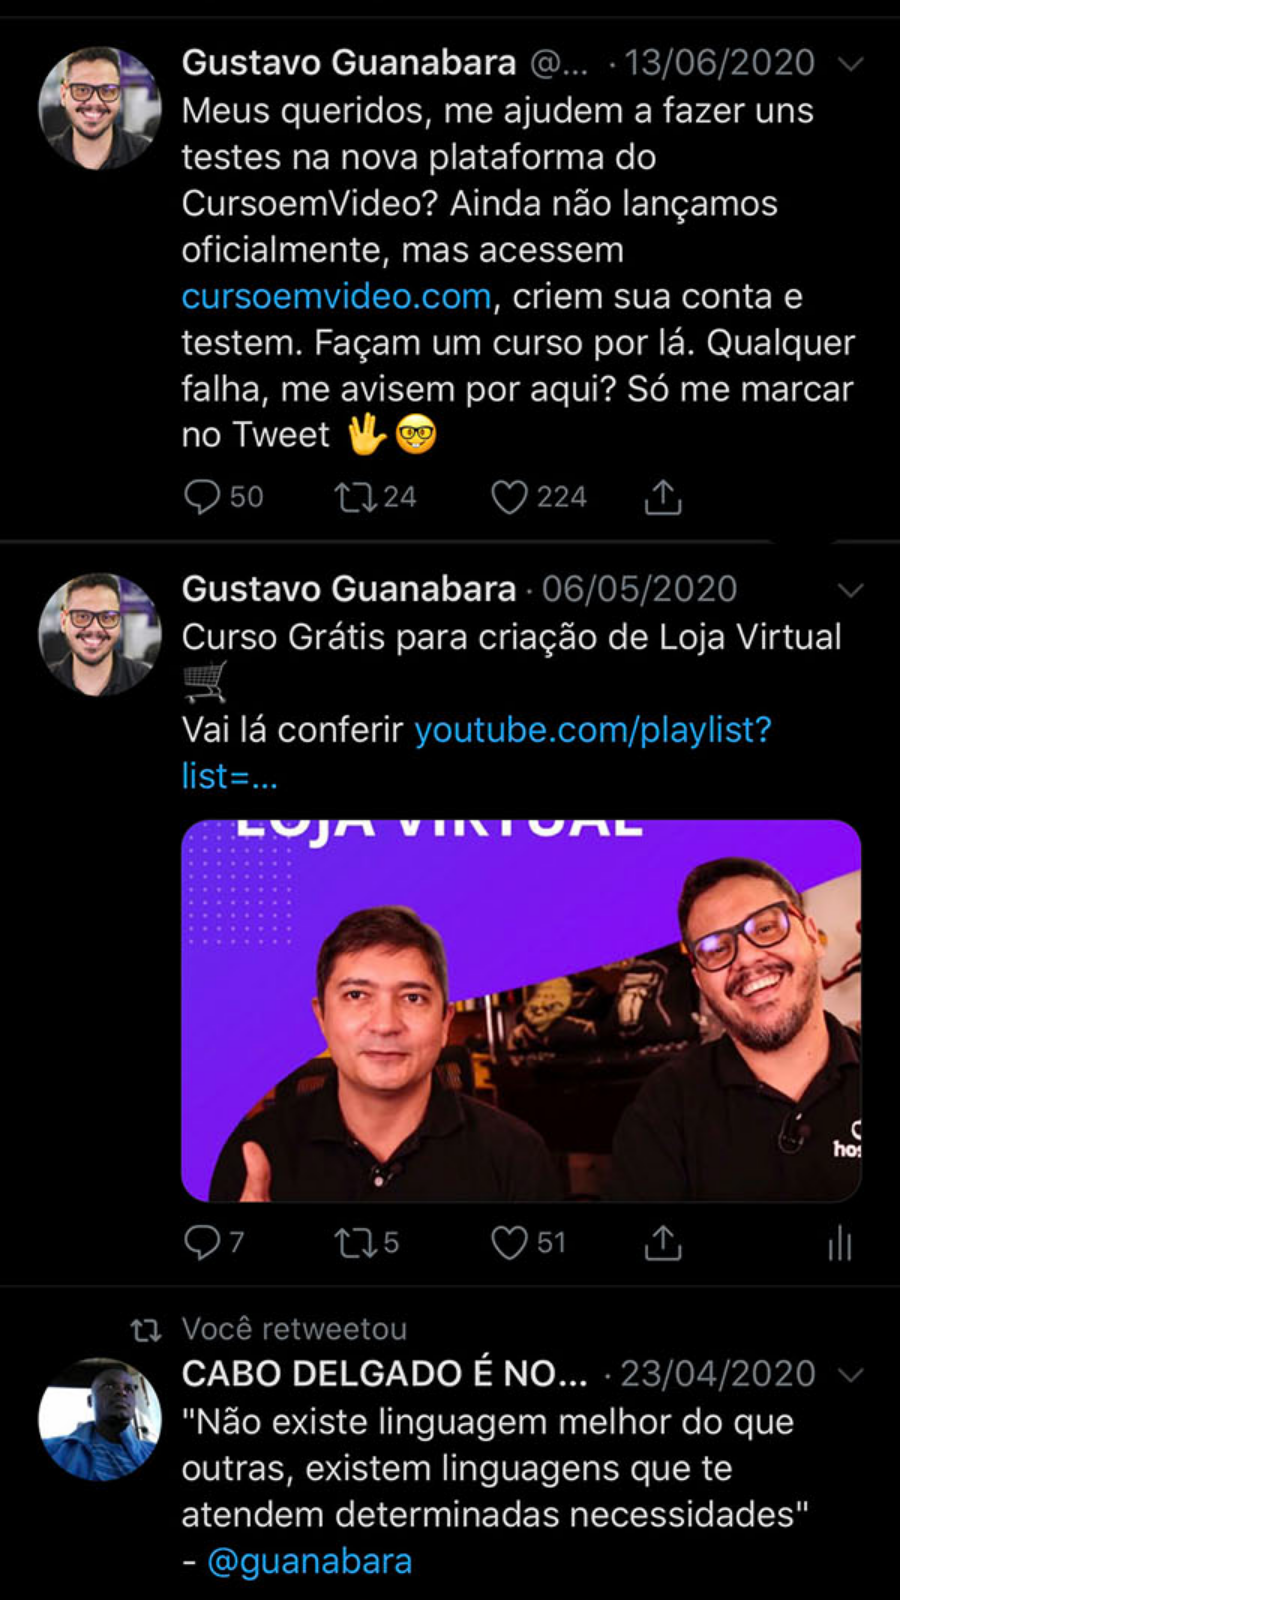
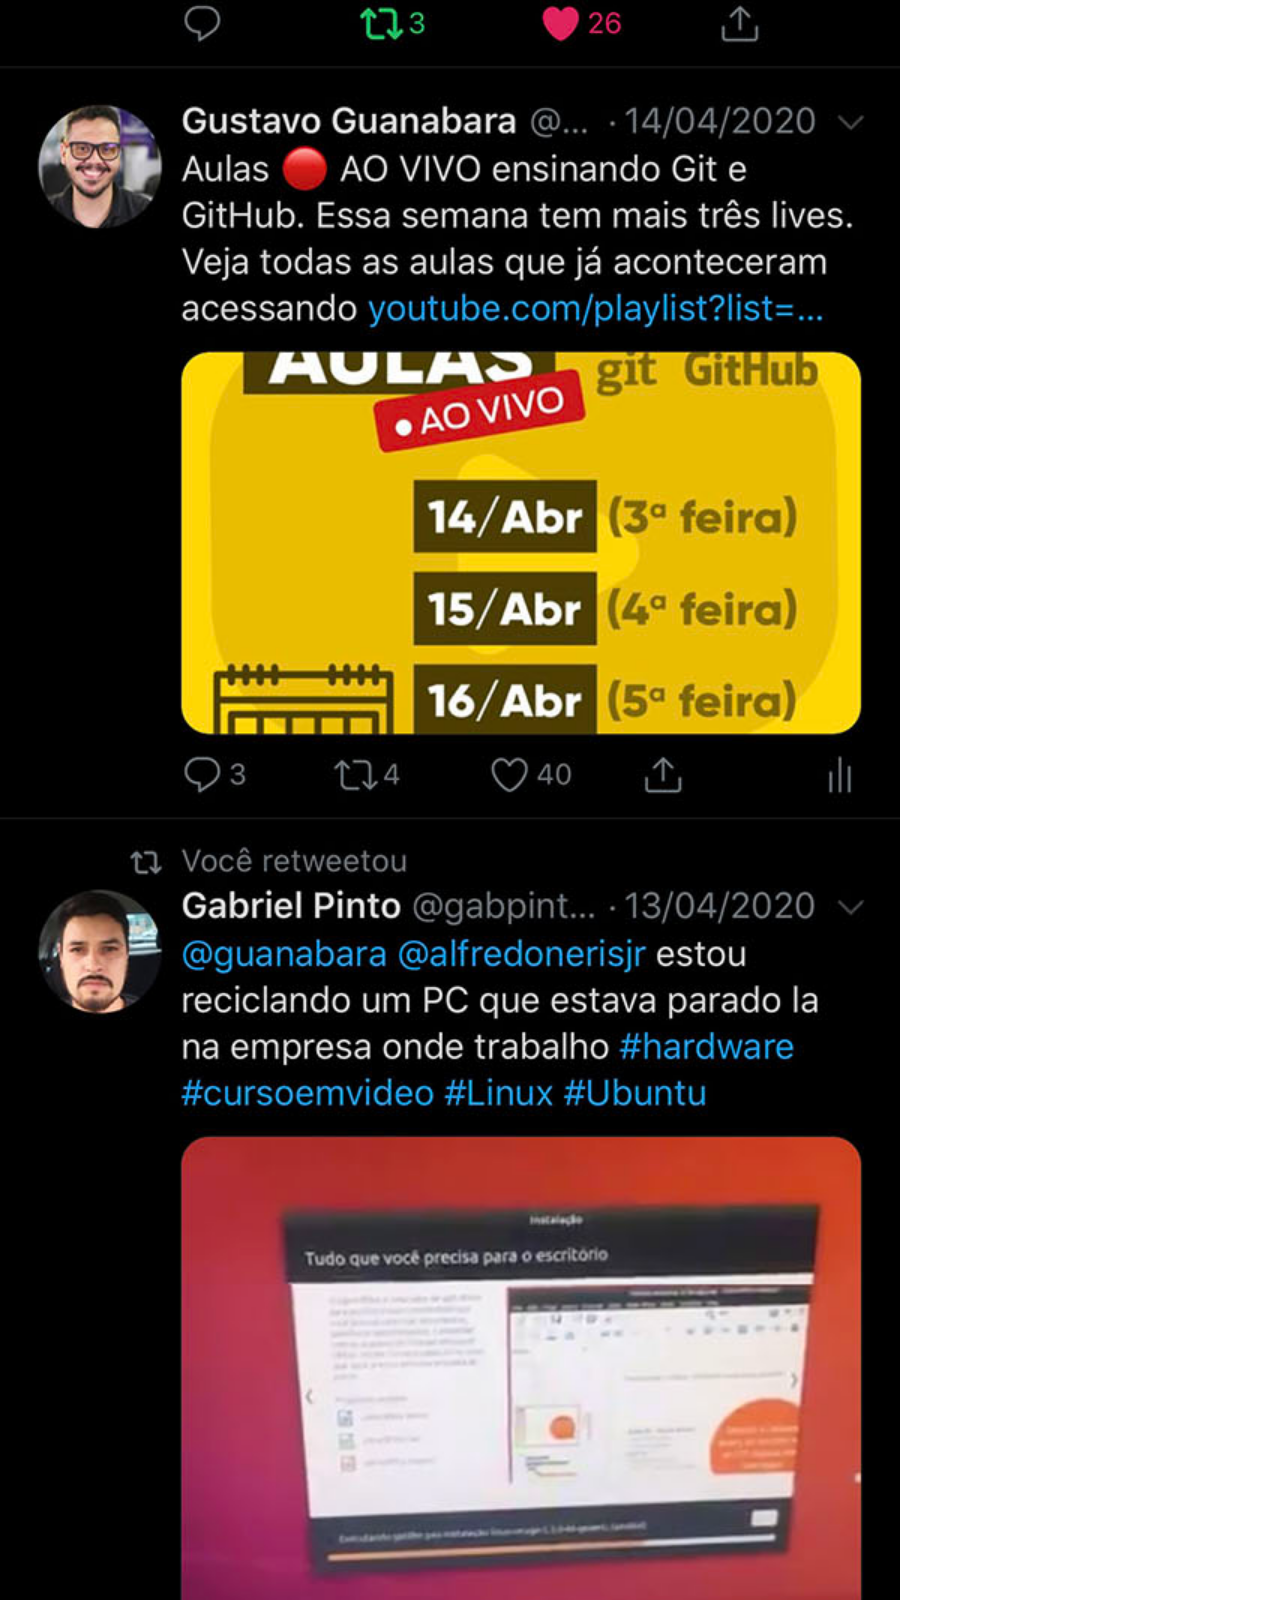
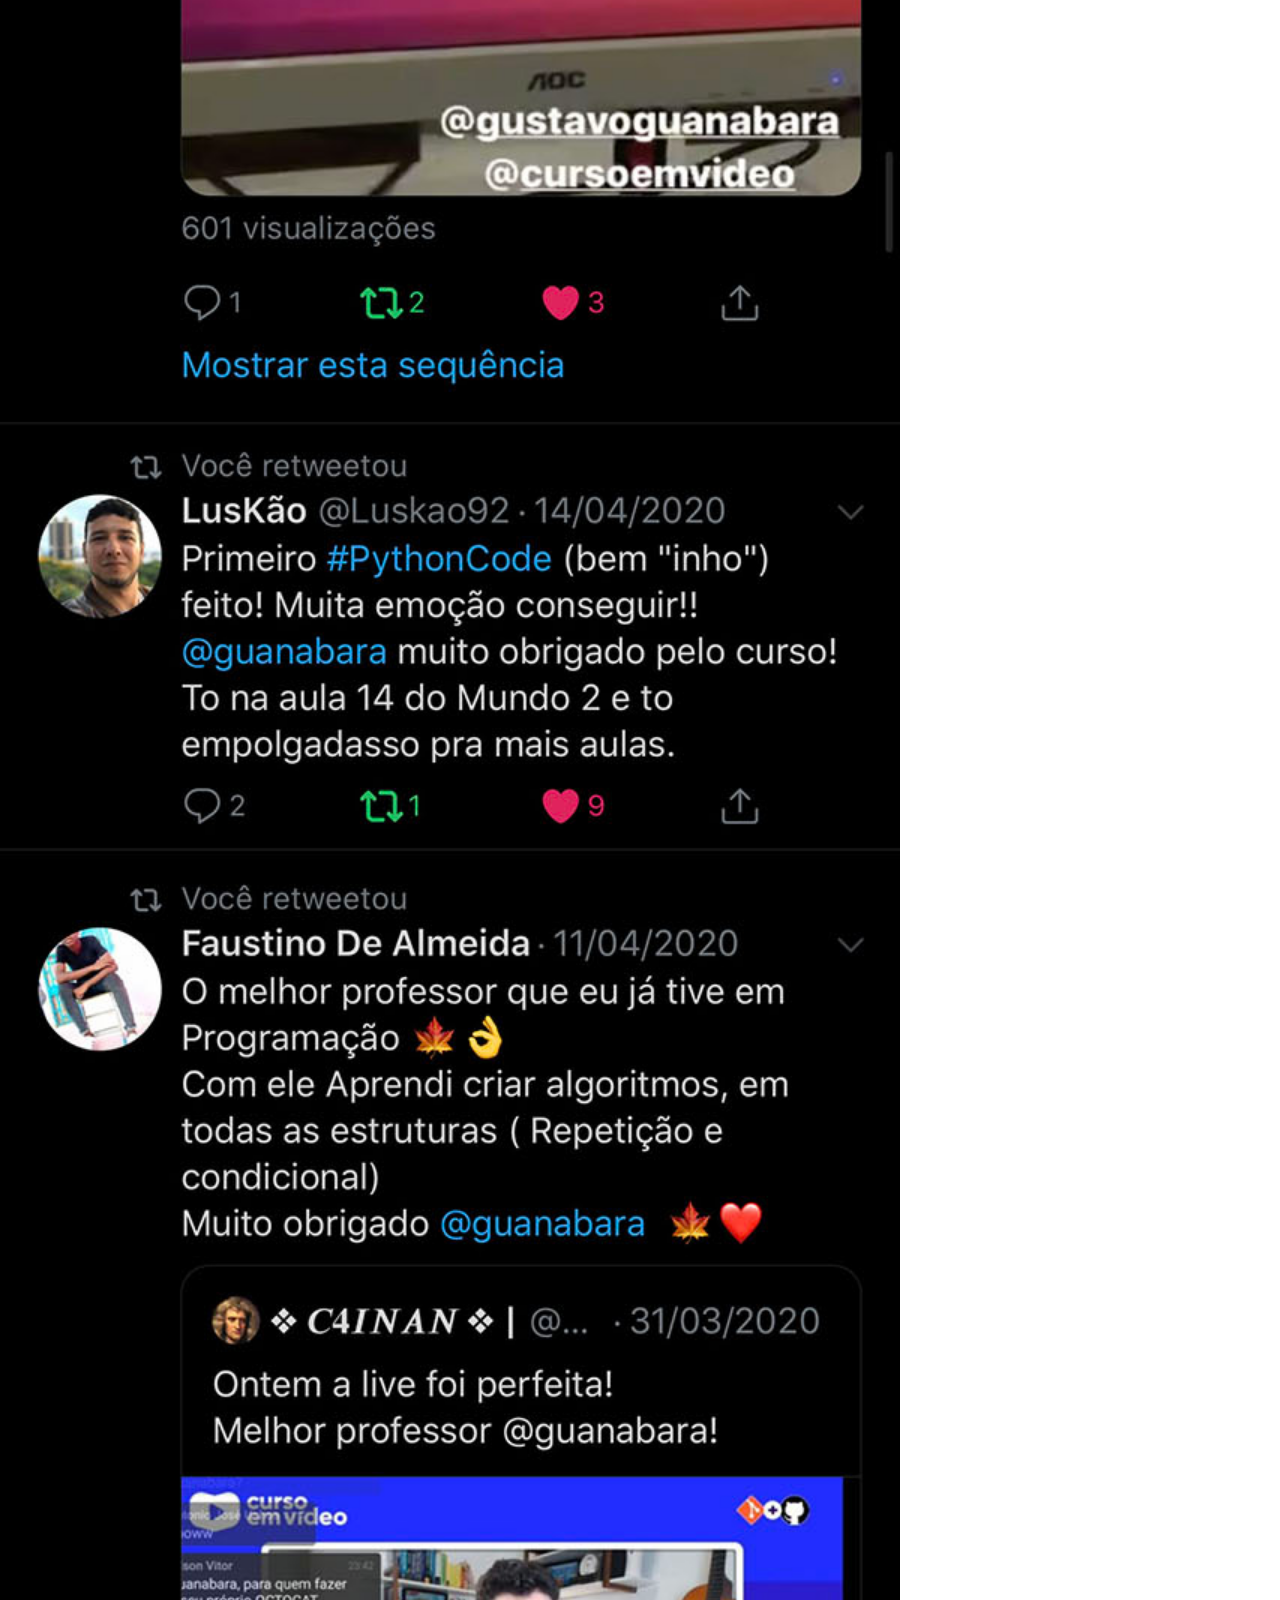
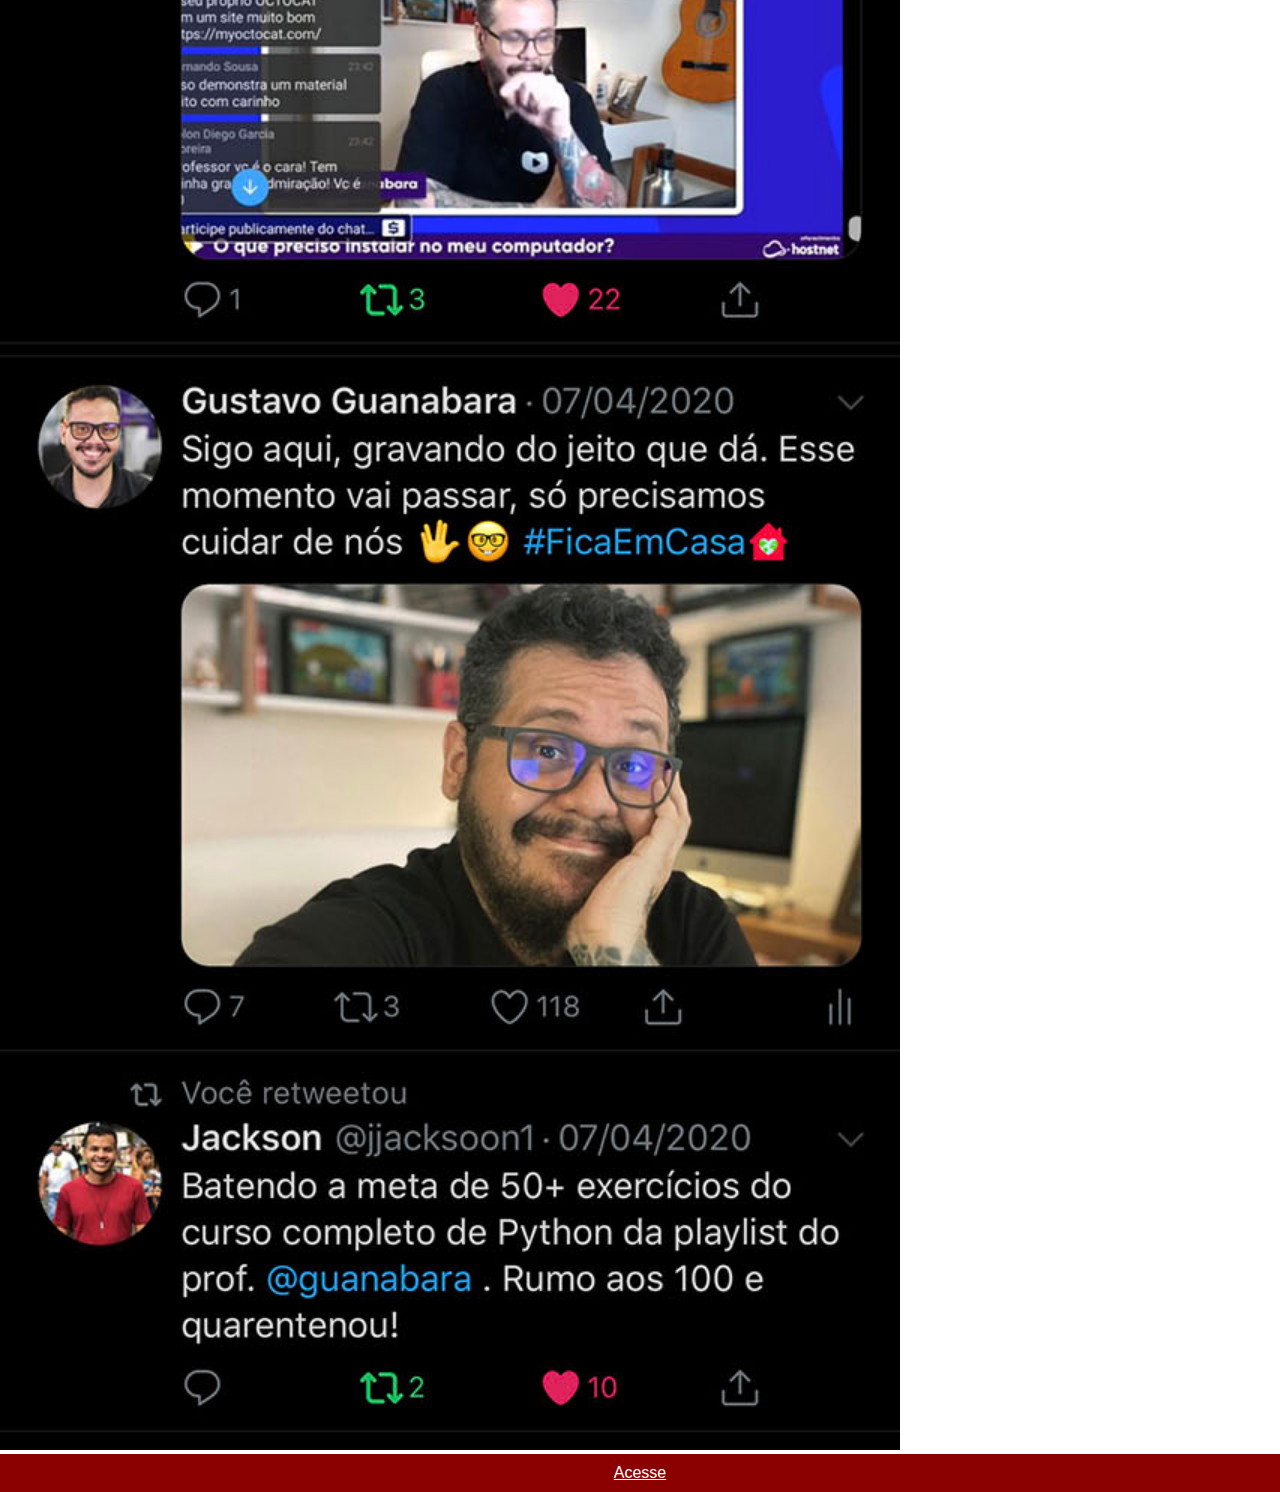
<file: twitter.html>
<!DOCTYPE html>
<html lang="pt-br">
<head>
    <meta charset="UTF-8">
    <meta name="viewport" content="width=device-width, initial-scale=1.0">
    <title>twitter</title>
    <style>
        * {
            margin: 0;
            padding: 0;
            font-family: Arial, Helvetica, sans-serif;
        }

        ::-webkit-scrollbar { /*esconde a barra de rolagem*/
            width: 0px;
            height: 0px;
        }

        img {
            width: 100vh;
            height: auto;


        }

        a {
            display: block;
            background-color: darkred;
            font-weight: border;
            padding: 10px;
            color: white;
            text-align: center;
        }
    </style>
</head>
<body>
    <img src="imagens/tela-twitter.jpg" alt="youtube">
    <a href="https://www.twitter.com" target="_blank">Acesse</a>
</body>
</html>
</file>
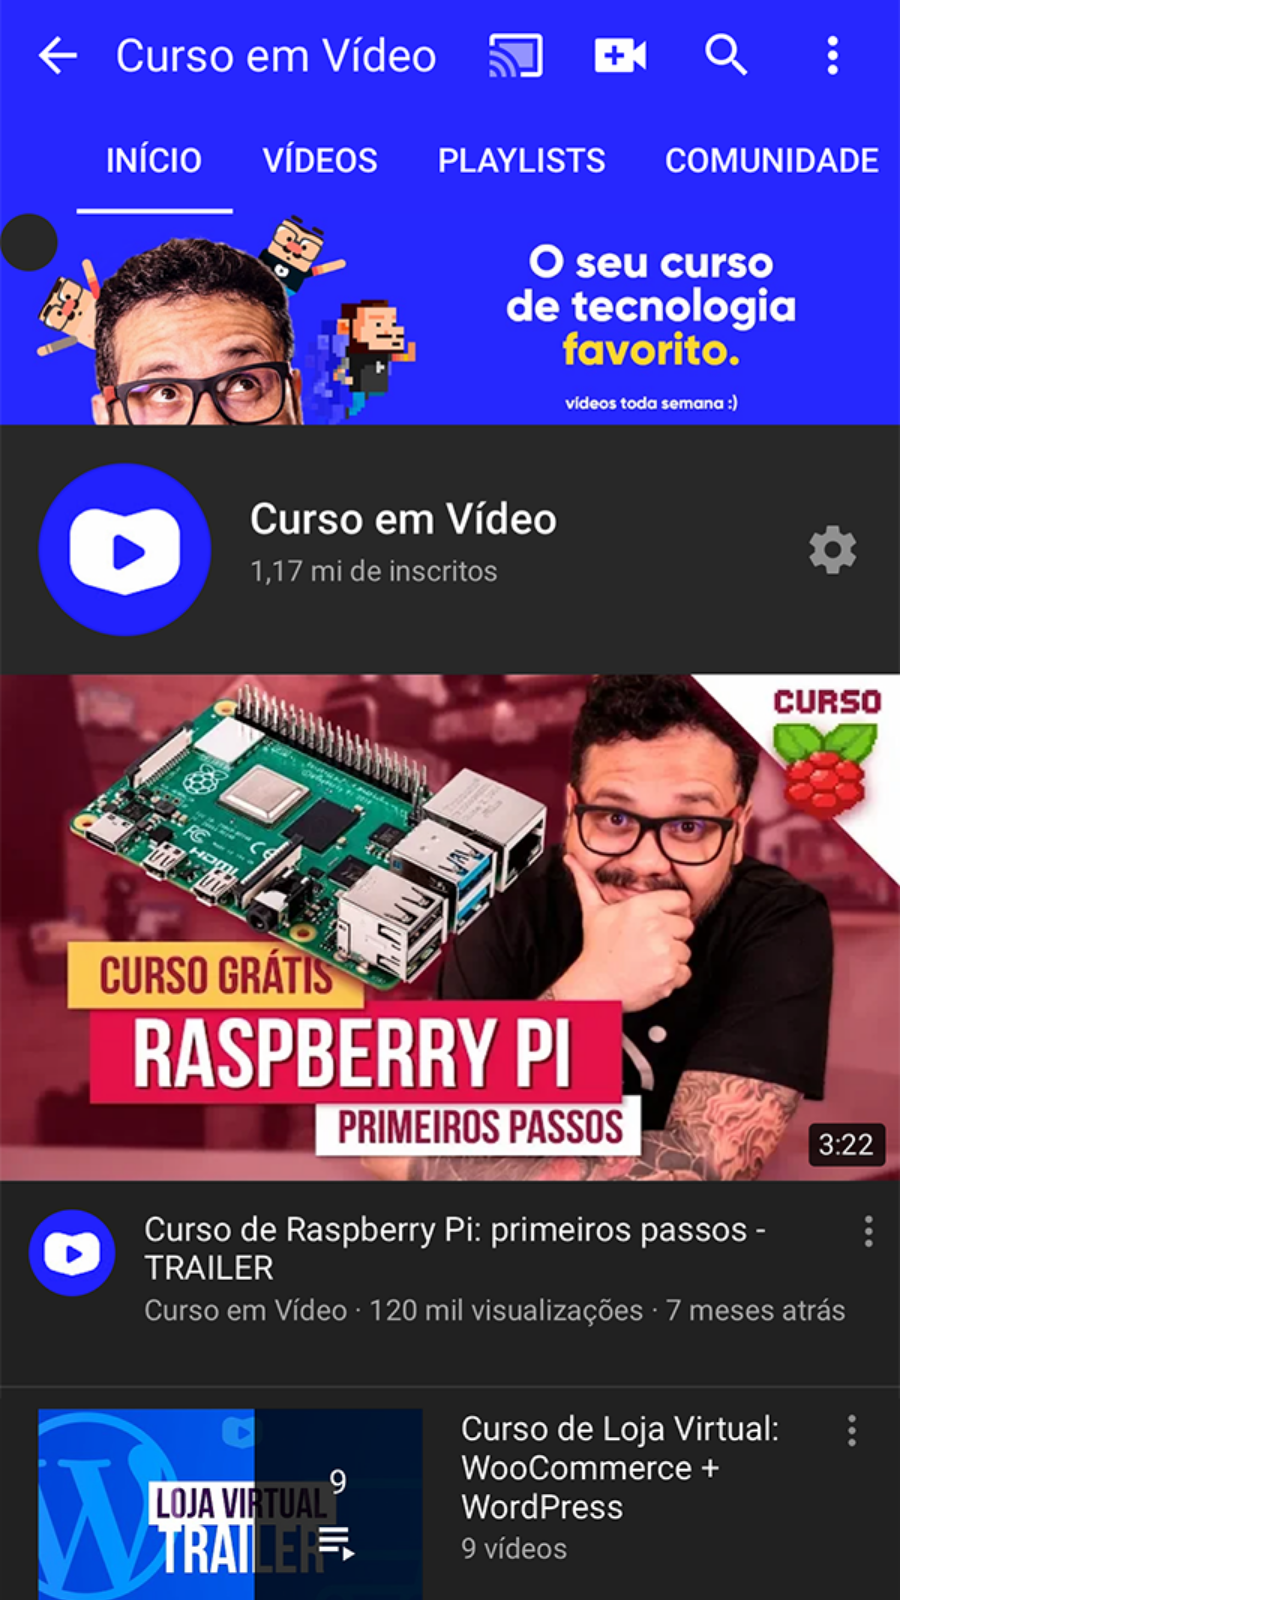
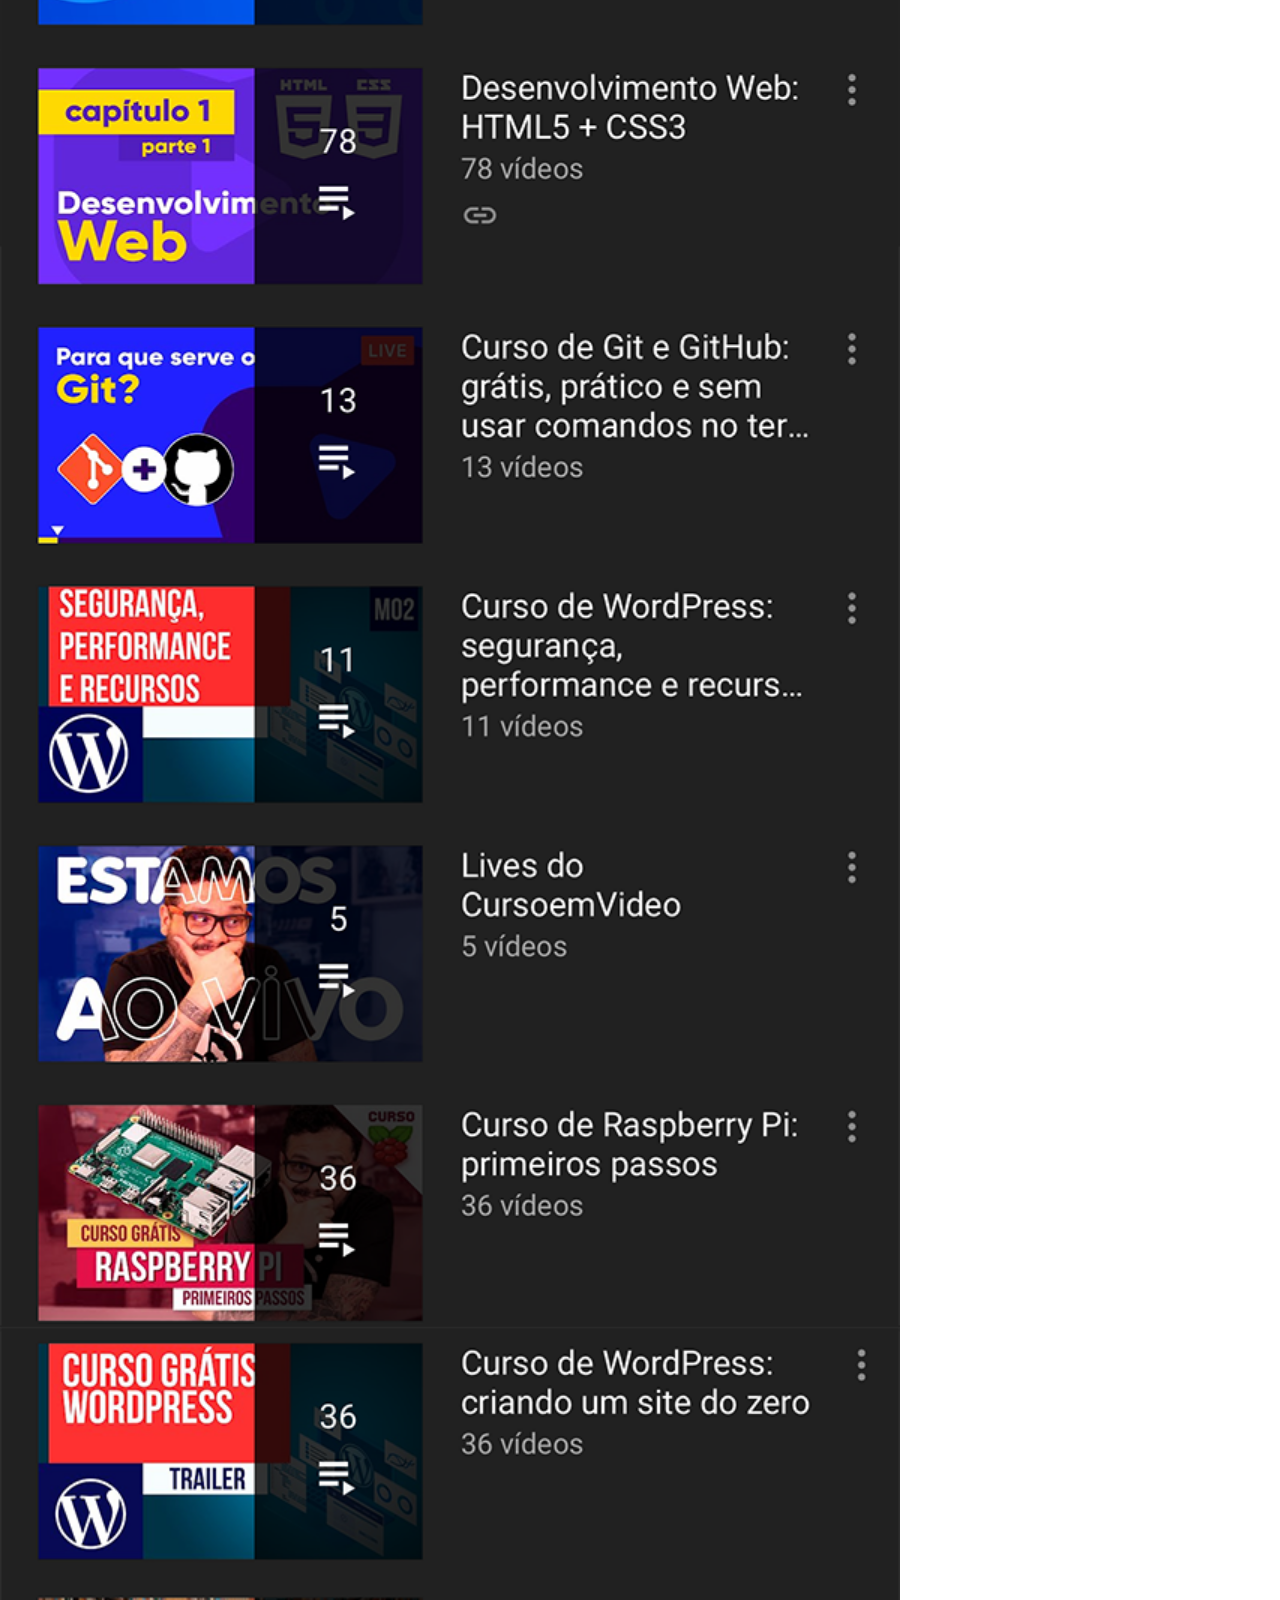
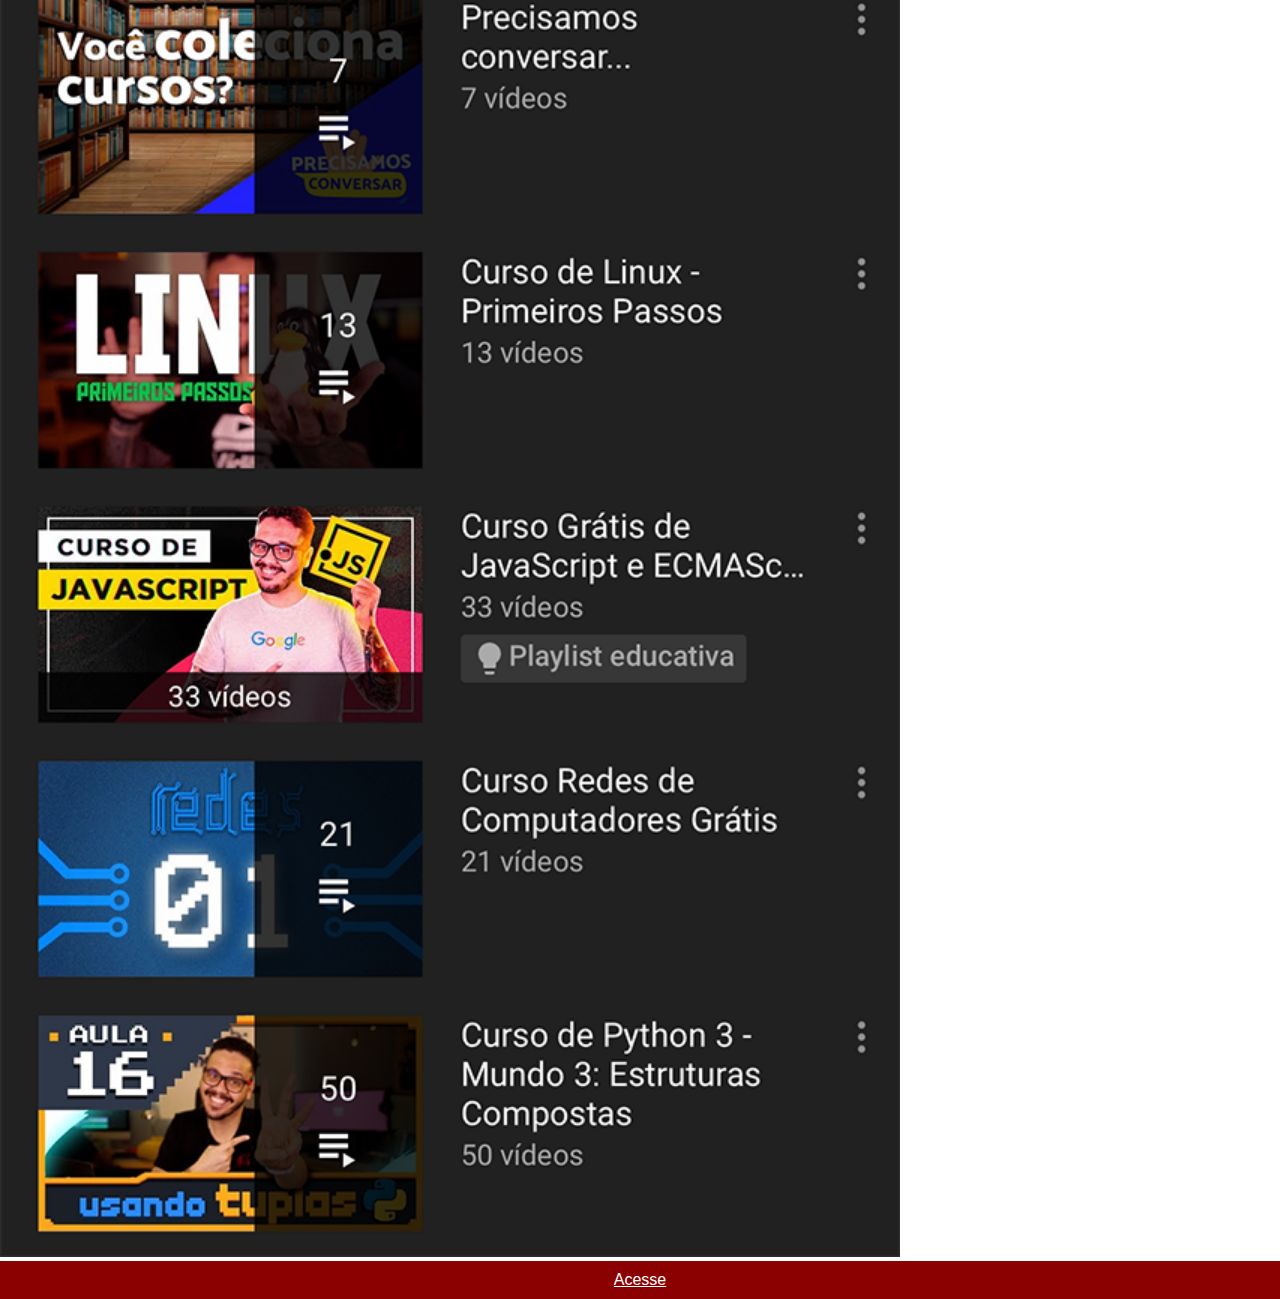
<file: youtube.html>
<!DOCTYPE html>
<html lang="pt-br">

<head>
    <meta charset="UTF-8">
    <meta name="viewport" content="width=device-width, initial-scale=1.0">
    <title>Youtube</title>
    <style>
        * {
            margin: 0;
            padding: 0;
            font-family: Arial, Helvetica, sans-serif;
        }

        ::-webkit-scrollbar { /*esconde a barra de rolagem*/
            width: 0px;
            height: 0px;
        }

        img {
            width: 100vh;
            height: auto;


        }

        a {
            display: block;
            background-color: darkred;
            font-weight: border;
            padding: 10px;
            color: white;
            text-align: center;
        }
    </style>
</head>

<body>
    <img src="imagens/tela-youtube.png" alt="youtube">
    <a href="https://www.youtube.com/@CursoemVideo" target="_blank">Acesse</a>
</body>

</html>
</file>
